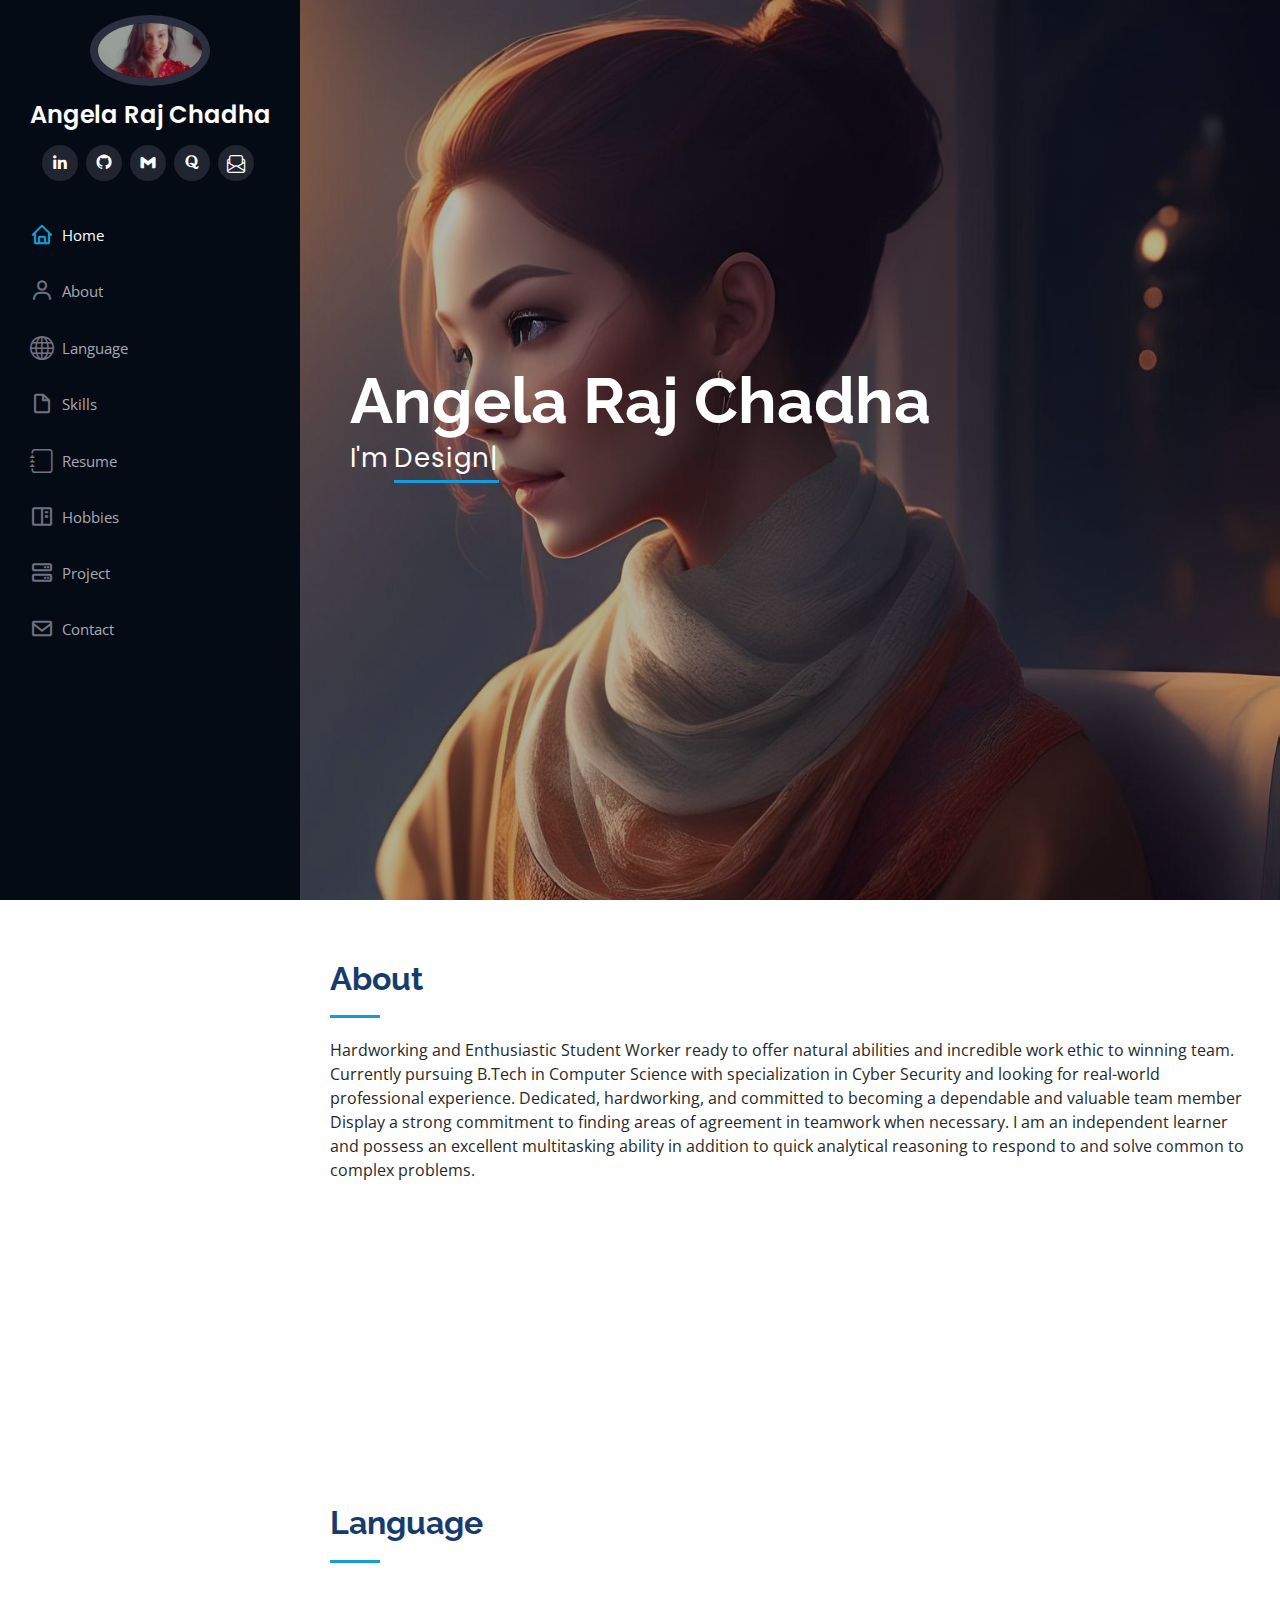
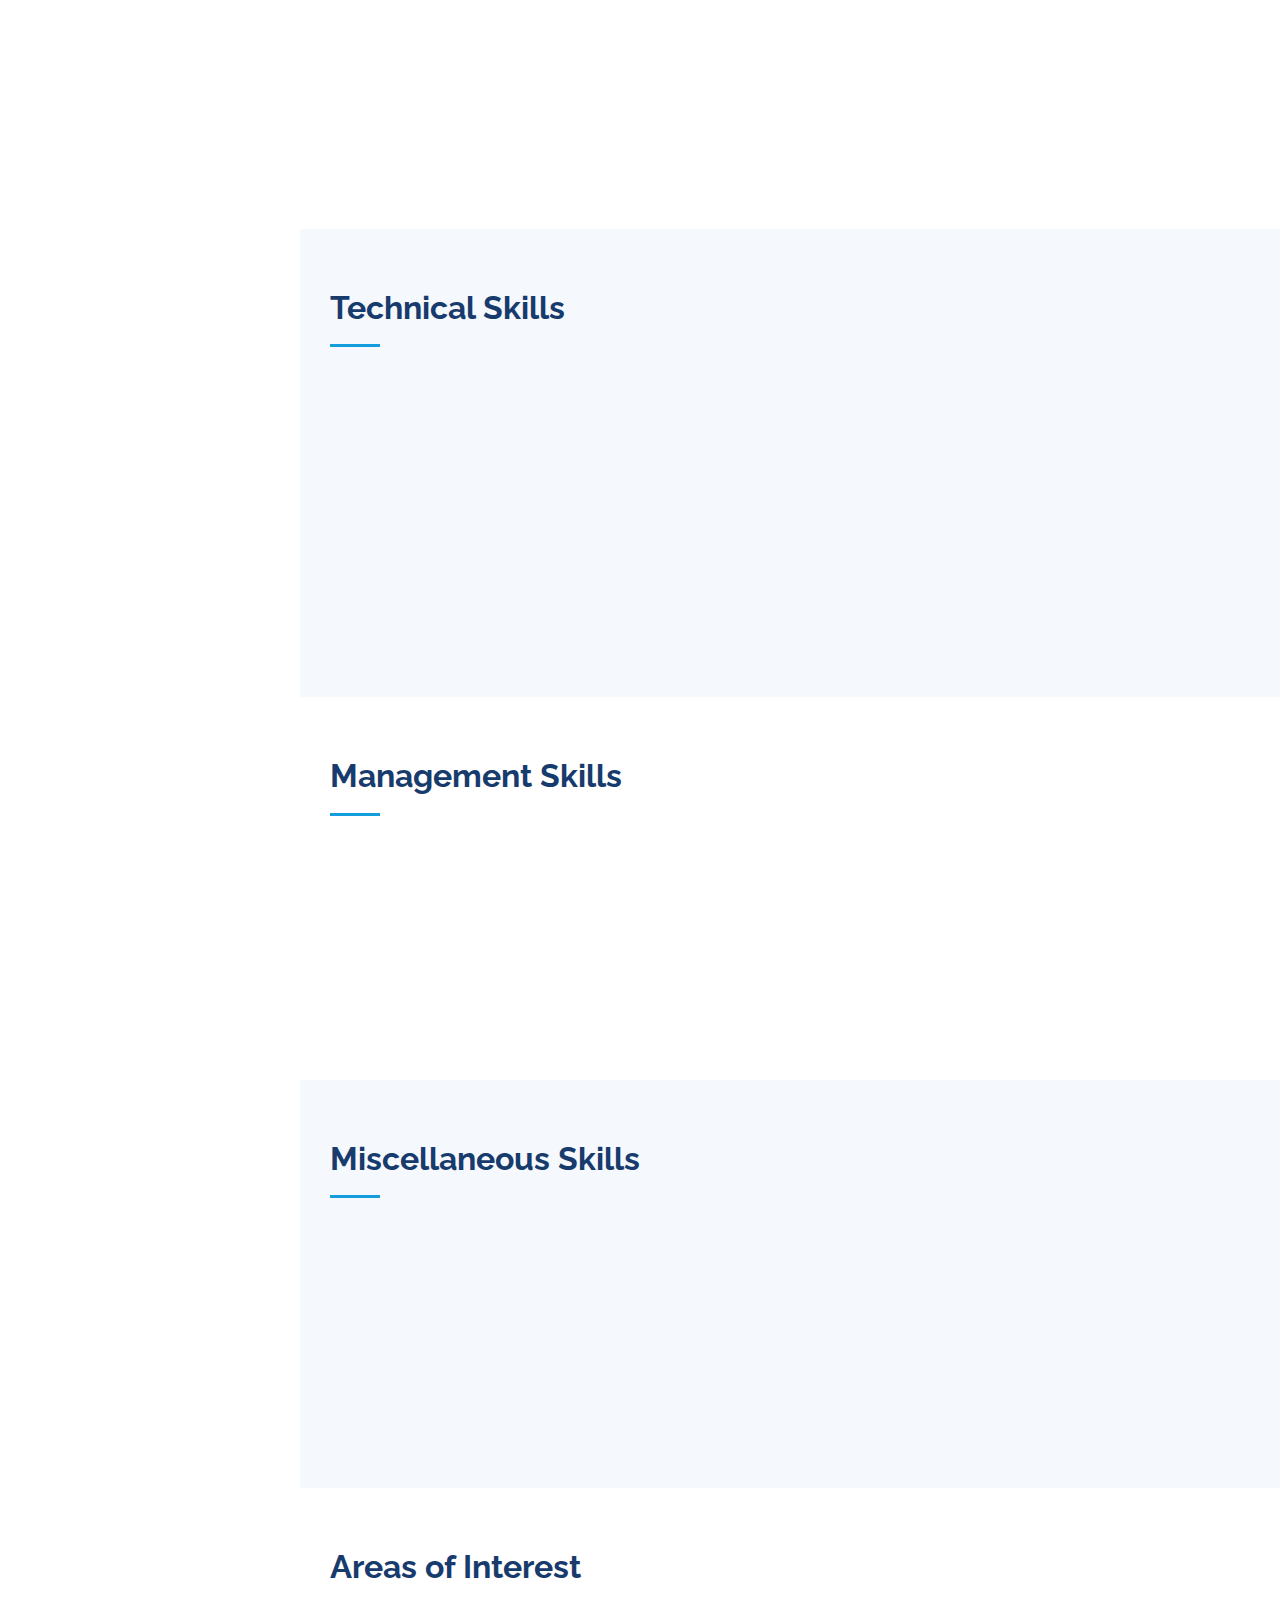
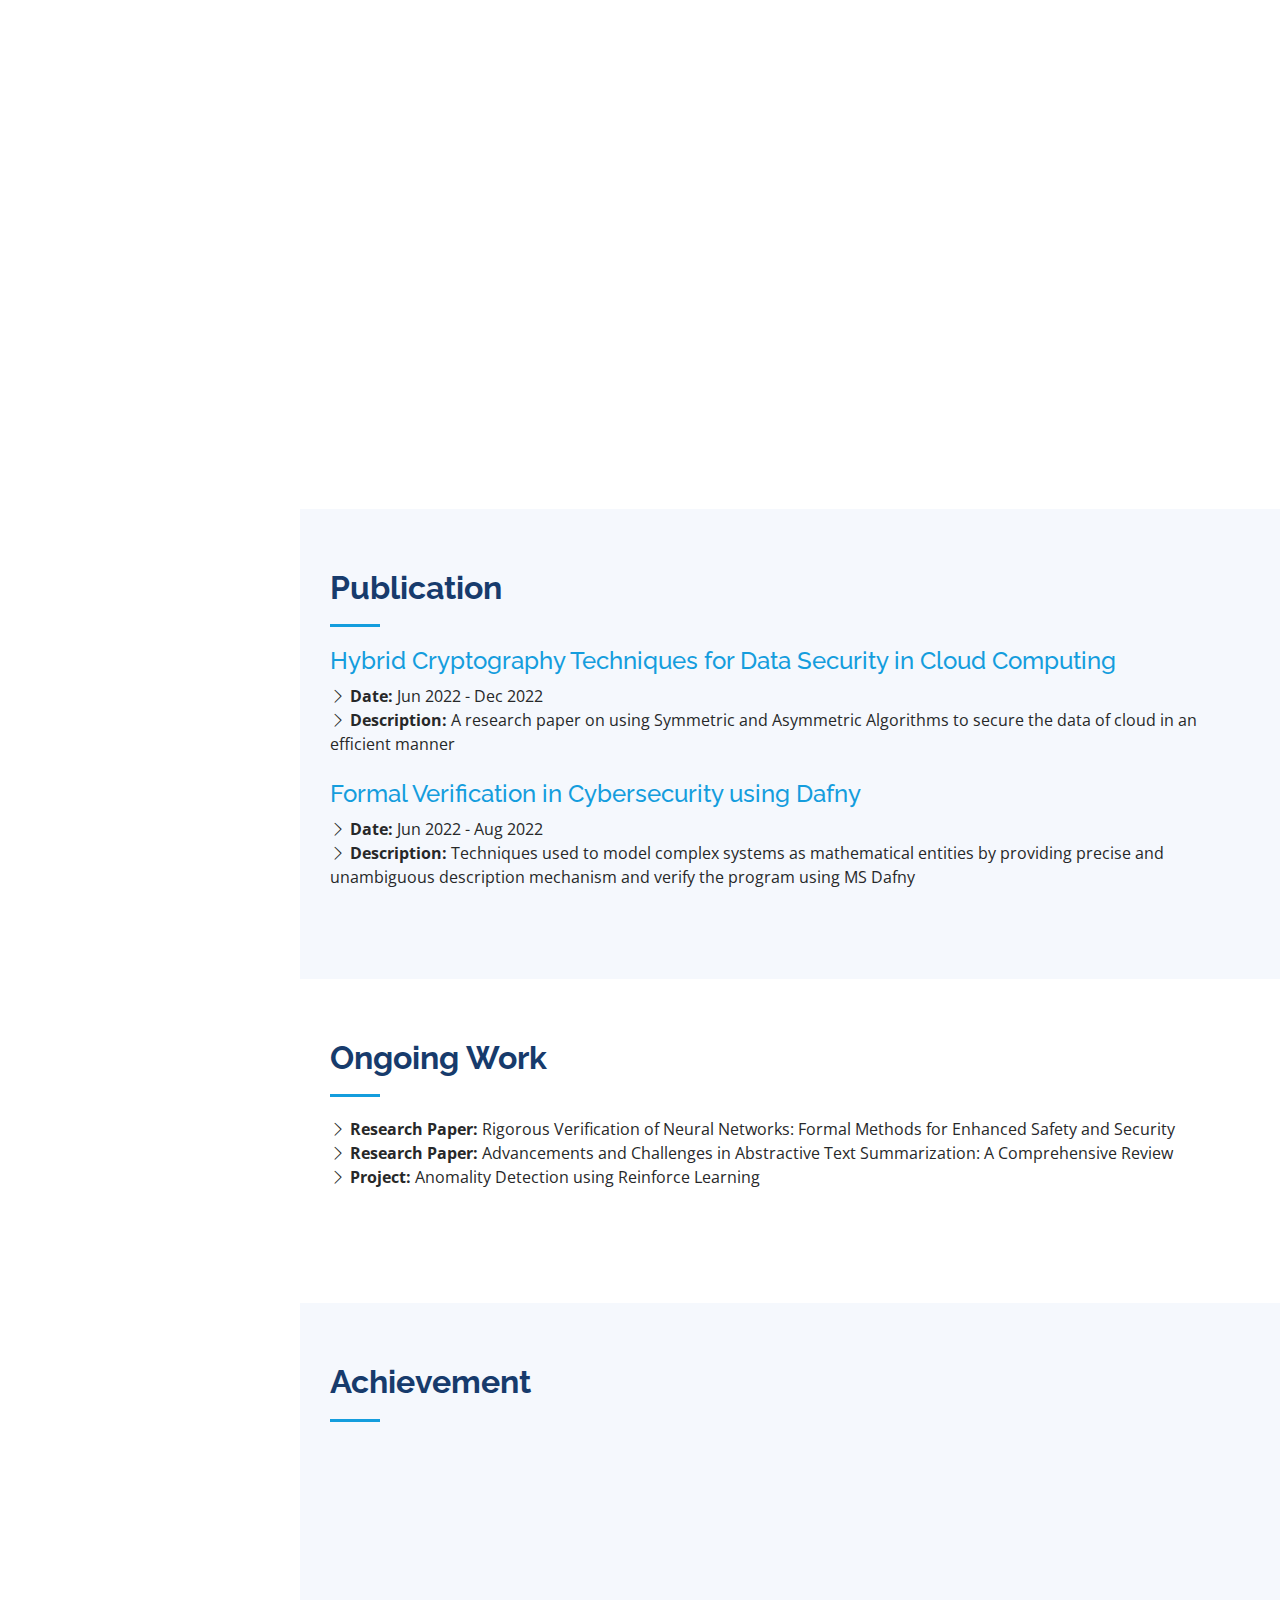
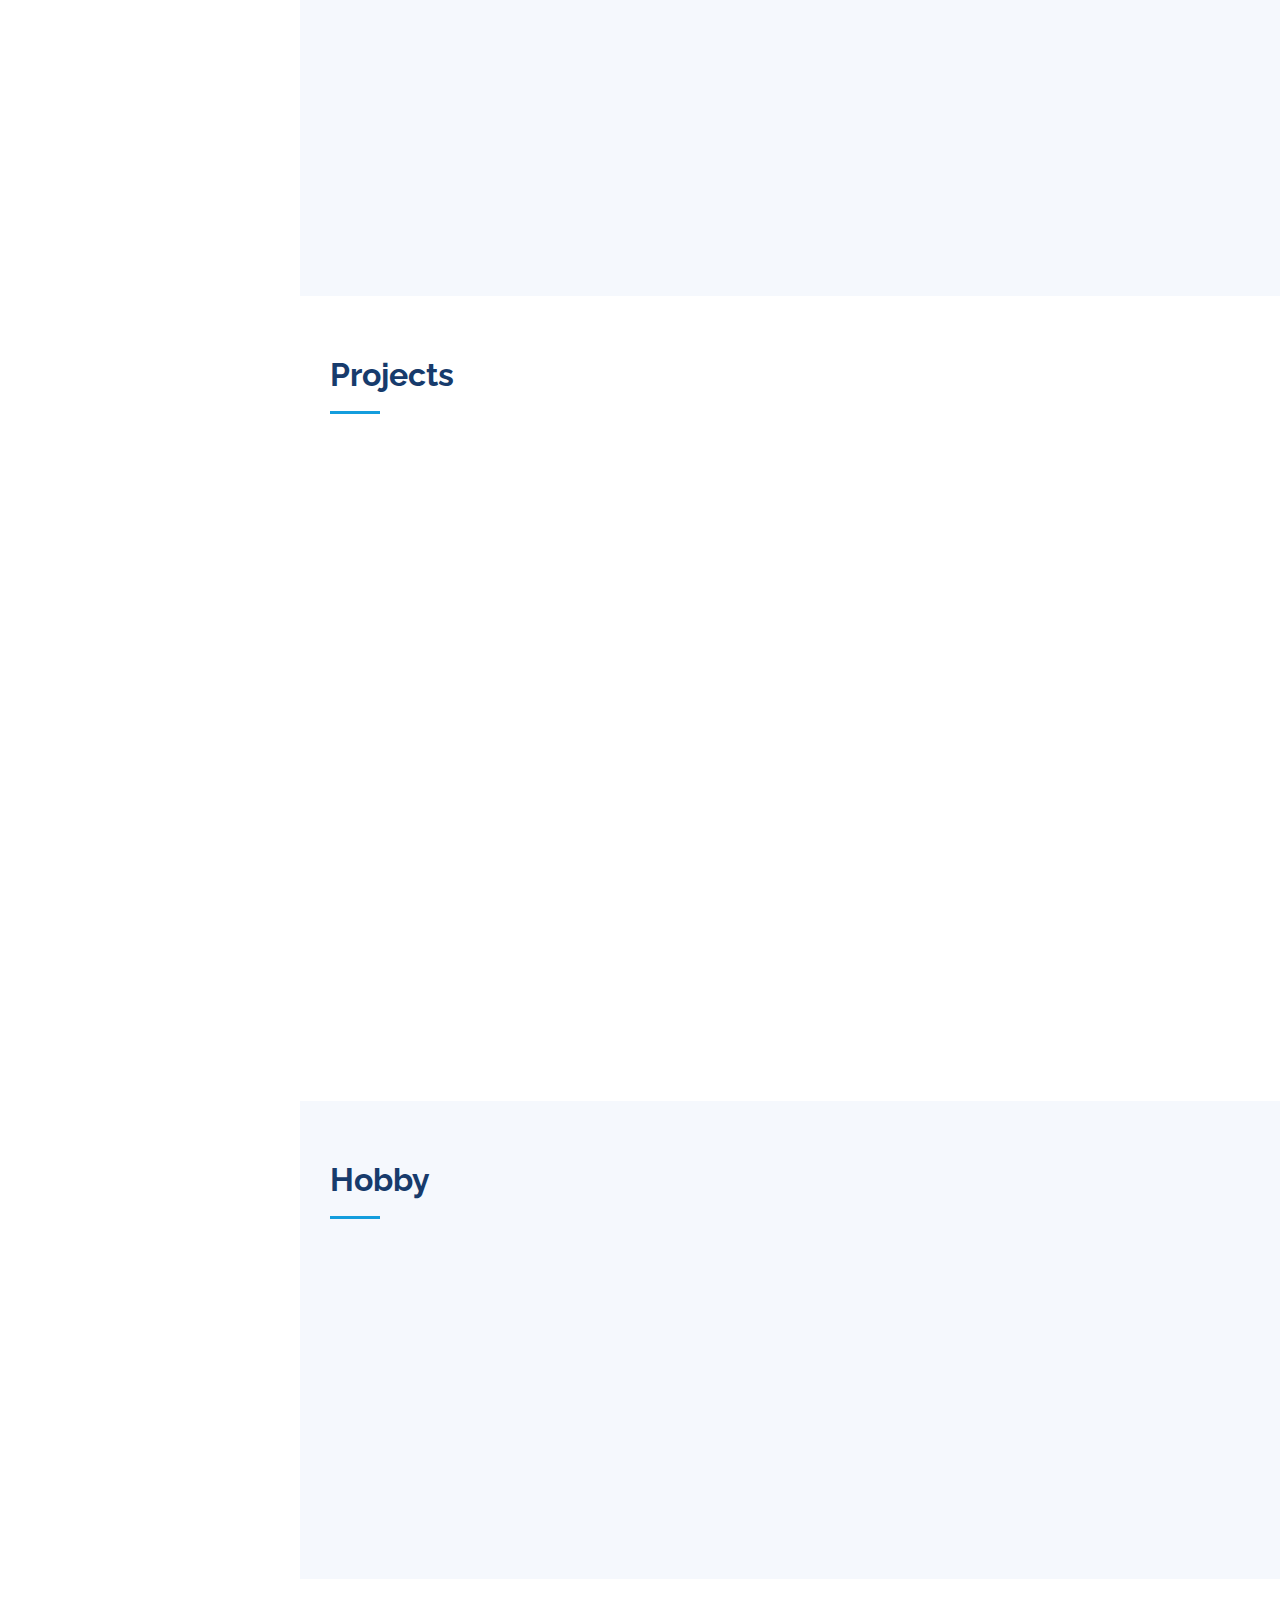
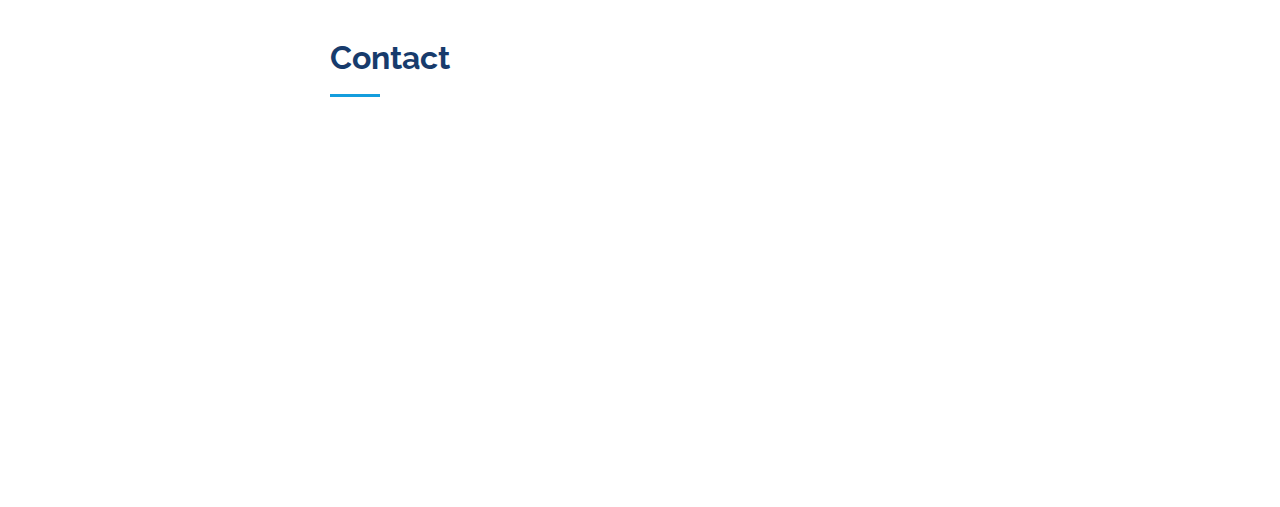
<file: index.html>
<!DOCTYPE html>
<html lang="en">

<head>
  <meta charset="utf-8">
  <meta content="width=device-width, initial-scale=1.0" name="viewport">

  <title>Angela Raj Chadha- Resume</title>
  <meta content="" name="description">
  <meta content="" name="keywords">

  <!-- Google Fonts -->
  <link href="https://fonts.googleapis.com/css?family=Open+Sans:300,300i,400,400i,600,600i,700,700i|Raleway:300,300i,400,400i,500,500i,600,600i,700,700i|Poppins:300,300i,400,400i,500,500i,600,600i,700,700i" rel="stylesheet">

  <!-- Vendor CSS Files -->
  <link href="assets/vendor/aos/aos.css" rel="stylesheet">
  <link href="assets/vendor/bootstrap/css/bootstrap.min.css" rel="stylesheet">
  <link href="assets/vendor/bootstrap-icons/bootstrap-icons.css" rel="stylesheet">
  <link href="assets/vendor/boxicons/css/boxicons.min.css" rel="stylesheet">
  <link href="assets/vendor/glightbox/css/glightbox.min.css" rel="stylesheet">
  <link href="assets/vendor/swiper/swiper-bundle.min.css" rel="stylesheet">

  <!-- Template Main CSS File -->
  <link href="assets/css/style.css" rel="stylesheet">
</head>

<body>

  <!-- ======= Mobile nav toggle button ======= -->
  <i class="bi bi-list mobile-nav-toggle d-xl-none"></i>

  <!-- ======= Header ======= -->
  <header id="header">
    <div class="d-flex flex-column">

      <div class="profile">
        <img src="assets/img/pic.jpg" alt="" class="img-fluid rounded-circle">
        <h1 class="text-light"><a href="index.html">Angela Raj Chadha</a></h1>
        <div class="social-links mt-3 text-center">
          <a href="https://www.linkedin.com/in/angelarajchadha2002/" class="linkedin"><i class="bx bxl-linkedin"></i></a>
          <a href="https://github.com/Angelarajchadha" class="github"><i class="bx bxl-github"></i></a>
          <a href="www.angelarajchadha@gmail.com" class="email"><i class="bx bxl-gmail"></i></a>
          <a href="https://www.quora.com/profile/Angela-Raj-Chadha" class="quora"><i class="bx bxl-quora"></i></a>
          <a href="https://drive.google.com/file/d/1UGGrlIzdGzN6nWMmO3cCzt91XIk5khpp/view?usp=sharing" class="resumes"><i class="bx bi-envelope-paper"></i></a>
        </div>
      </div>

      <nav id="navbar" class="nav-menu navbar">
        <ul>
          <li><a href="#hero" class="nav-link scrollto active"><i class="bx bx-home"></i> <span>Home</span></a></li>
          <li><a href="#about" class="nav-link scrollto"><i class="bx bx-user"></i> <span>About</span></a></li>
          <li><a href="#lang" class="nav-link scrollto"><i class="bx bi-globe"></i> <span>Language</span></a></li>
          <li><a href="#skills" class="nav-link scrollto"><i class="bx bx-file-blank"></i> <span>Skills</span></a></li>
          <li><a href="#resume" class="nav-link scrollto"><i class="bx bi-journal"></i> <span>Resume</span></a></li>
          <li><a href="#portfolio" class="nav-link scrollto"><i class="bx bx-book-content"></i> <span>Hobbies</span></a></li>
          <li><a href="#services" class="nav-link scrollto"><i class="bx bx-server"></i> <span>Project</span></a></li>
          <li><a href="#contact" class="nav-link scrollto"><i class="bx bx-envelope"></i> <span>Contact</span></a></li>
        </ul>
      </nav><!-- .nav-menu -->
    </div>
  </header><!-- End Header -->

  <!-- ======= Hero Section ======= -->
  <section id="hero" class="d-flex flex-column justify-content-center align-items-center">
    <div class="hero-container" data-aos="fade-in">
      <h1>Angela Raj Chadha</h1>
      <p>I'm <span class="typed" data-typed-items="Designer, Developer, Researcher, Artist"></span></p>
    </div>
  </section><!-- End Hero -->

  <main id="main">

    <!-- ======= About Section ======= -->
    <section id="about" class="about">
      <div class="container">

        <div class="section-title">
          <h2>About</h2>
          <p>Hardworking and Enthusiastic Student Worker ready to offer natural abilities and incredible work ethic to winning team. Currently pursuing B.Tech in Computer Science with specialization in Cyber Security and looking for real-world professional experience.

            Dedicated, hardworking, and committed to becoming a dependable and valuable team member
            
            Display a strong commitment to finding areas of agreement in teamwork when necessary. I am an independent learner and possess an excellent multitasking ability in addition to quick analytical reasoning to respond to and solve common to complex problems.
            
            </p>
        </div>

        <div class="row">
          <!--<div class="col-lg-4" data-aos="fade-right">
           <img src="assets/img/bg.jpg" class="img-fluid" alt="">
           --></div>
          <div class="col-lg-8 pt-4 pt-lg-0 content" data-aos="fade-left">
            <div class="row">
              <div class="col-lg-6">
                <ul>
                  <li><i class="bi bi-chevron-right"></i> <strong>Name:</strong> <span>Angela Raj Chadha</span></li>
                  <li><i class="bi bi-chevron-right"></i> <strong>Website:</strong> <span>www.example.com</span></li>
                  <li><i class="bi bi-chevron-right"></i> <strong>City:</strong> <span>New Delhi, India</span></li>
                  <p>
                    <p><i class="bi bi-chevron-right"></i> <a href="https://drive.google.com/file/d/1UGGrlIzdGzN6nWMmO3cCzt91XIk5khpp/view?usp=sharing"><strong>The link to the Resume</strong></a></p>
                    </p>
                </ul>
              </div>
              <div class="col-lg-6">
                <ul>
                  <li><i class="bi bi-chevron-right"></i> <strong>Degree:</strong> <span>B.Tech in Computer Science with Cybersecurity</span></li>
                  <li><i class="bi bi-chevron-right"></i> <strong>Email:</strong> <span>angelarajchadha@gmail.com</span></li>
                </ul>
              </div>
            </div>
          </div>
        </div>

      </div>
    </section><!-- End About Section -->

    <!-- ======= Facts Section ======= -->
    <section id="facts" class="facts">
      <div class="container">

        <div class="section-title">
          <h2>Language</h2>
        </div>

        <div class="row no-gutters">

          <div class="col-lg-3 col-md-6 d-md-flex align-items-md-stretch" data-aos="fade-up">
            <div class="count-box">
              <i class="bi bi-pencil"></i>
              <span><B>Hindi</B></span>
              <p><strong>Native Speaker</strong></p>
            </div>
          </div>

          <div class="col-lg-3 col-md-6 d-md-flex align-items-md-stretch" data-aos="fade-up" data-aos-delay="100">
            <div class="count-box">
              <i class="bi bi-pen"></i>
              <span><B>English</B></span>
              <p><strong>Professional Proficiency</strong></p>
            </div>
          </div>

          <div class="col-lg-3 col-md-6 d-md-flex align-items-md-stretch" data-aos="fade-up" data-aos-delay="100">
            <div class="count-box">
              <i class="bi bi-pencil"></i>
              <h4><span><B>Spanish</B></span></h4>
              <p><strong>Limited Working Proficiency</strong></p>
            </div>
          </div>

          
          <div class="col-lg-3 col-md-6 d-md-flex align-items-md-stretch" data-aos="fade-up" data-aos-delay="100">
            <div class="count-box">
              <i class="bi bi-pen"></i>
              <span><B>German</B></span>
              <p><strong>Elementary Proficiency</strong></p>
            </div>
          </div>
        </div>

      </div>
    </section><!-- End Facts Section -->

    <!-- ======= Skills Section ======= -->
    <section id="skills" class="skills section-bg">
      <div class="container">

        <div class="section-title">
          <h2>Technical Skills</h2>
        </div>

        <div class="row skills-content">

          <div class="col-lg-6" data-aos="fade-up">

            <div class="progress">
              <span class="skill">HTML <i class="val">100%</i></span>
              <div class="progress-bar-wrap">
                <div class="progress-bar" role="progressbar" aria-valuenow="100" aria-valuemin="0" aria-valuemax="100"></div>
              </div>
            </div>

            <div class="progress">
              <span class="skill">CSS <i class="val">90%</i></span>
              <div class="progress-bar-wrap">
                <div class="progress-bar" role="progressbar" aria-valuenow="90" aria-valuemin="0" aria-valuemax="100"></div>
              </div>
            </div>

            <div class="progress">
              <span class="skill">JavaScript <i class="val">70%</i></span>
              <div class="progress-bar-wrap">
                <div class="progress-bar" role="progressbar" aria-valuenow="70" aria-valuemin="0" aria-valuemax="100"></div>
              </div>
            </div>

            <div class="progress">
              <span class="skill">MySQL <i class="val">70%</i></span>
              <div class="progress-bar-wrap">
                <div class="progress-bar" role="progressbar" aria-valuenow="70" aria-valuemin="0" aria-valuemax="100"></div>
              </div>
            </div>

          </div>

          <div class="col-lg-6" data-aos="fade-up" data-aos-delay="100">

            <div class="progress">
              <span class="skill">Python <i class="val">75%</i></span>
              <div class="progress-bar-wrap">
                <div class="progress-bar" role="progressbar" aria-valuenow="75" aria-valuemin="0" aria-valuemax="100"></div>
              </div>
            </div>

            <div class="progress">
              <span class="skill">ReactJS <i class="val">60%</i></span>
              <div class="progress-bar-wrap">
                <div class="progress-bar" role="progressbar" aria-valuenow="60" aria-valuemin="0" aria-valuemax="100"></div>
              </div>
            </div>

            <div class="progress">
              <span class="skill">C/C++ <i class="val">65%</i></span>
              <div class="progress-bar-wrap">
                <div class="progress-bar" role="progressbar" aria-valuenow="55" aria-valuemin="0" aria-valuemax="100"></div>
              </div>
            </div>

          </div>

        </div>

      </div>
    </section><!-- End Skills Section -->
     <!-- ======= Skills Section ======= -->
     <section id="facts" class="facts">
      <div class="container">

        <div class="section-title">
          <h2>Management Skills</h2>
        </div>

        <div class="row no-gutters">

          <div class="col-lg-3 col-md-6 d-md-flex align-items-md-stretch" data-aos="fade-up">
            <div class="count-box1">
              <i class="bi bi-briefcase"></i>
              <span><B>Team Leadership</B></span>
            </div>
          </div>

          <div class="col-lg-3 col-md-6 d-md-flex align-items-md-stretch" data-aos="fade-up" data-aos-delay="100">
            <div class="count-box1 ">
              <i class="bi bi-speaker"></i>
              <span><B>Active Listener</B></span>
            </div>
          </div>

          <div class="col-lg-3 col-md-6 d-md-flex align-items-md-stretch" data-aos="fade-up" data-aos-delay="100">
            <div class="count-box1">
              <i class="bi bi-list"></i>
              <span><B>Analytic and Strategic Planning</B></span>
              
          </div>

          
          <div class="col-lg-3 col-md-6 d-md-flex align-items-md-stretch" data-aos="fade-up" data-aos-delay="100">
            <div class="count-box1">
              <i class="bi bi-phone"></i>
              <span><B>Communication</B></span>
              
            </div>
          </div>
        </div>

      </div>
    </section><!-- End Facts Section -->
    <section id="skills" class="skills section-bg">
      <div class="container">

        <div class="section-title">
          <h2>Miscellaneous Skills</h2>
        </div>

        <div class="row skills-content">

          <div class="col-lg-6" data-aos="fade-up">

            <div class="progress">
              <span class="skill">Documentation <i class="val">100%</i></span>
              <div class="progress-bar-wrap">
                <div class="progress-bar" role="progressbar" aria-valuenow="100" aria-valuemin="0" aria-valuemax="100"></div>
              </div>
            </div>

            <div class="progress">
              <span class="skill">Spreadsheets <i class="val">100%</i></span>
              <div class="progress-bar-wrap">
                <div class="progress-bar" role="progressbar" aria-valuenow="100" aria-valuemin="0" aria-valuemax="100"></div>
              </div>
            </div>

            <div class="progress">
              <span class="skill">System Administrator <i class="val">80%</i></span>
              <div class="progress-bar-wrap">
                <div class="progress-bar" role="progressbar" aria-valuenow="80" aria-valuemin="0" aria-valuemax="100"></div>
              </div>
            </div>

          </div>

          <div class="col-lg-6" data-aos="fade-up" data-aos-delay="100">

            <div class="progress">
              <span class="skill">IoT <i class="val">75%</i></span>
              <div class="progress-bar-wrap">
                <div class="progress-bar" role="progressbar" aria-valuenow="75" aria-valuemin="0" aria-valuemax="100"></div>
              </div>
            </div>

            <div class="progress">
              <span class="skill">AI/ML <i class="val">85%</i></span>
              <div class="progress-bar-wrap">
                <div class="progress-bar" role="progressbar" aria-valuenow="85" aria-valuemin="0" aria-valuemax="100"></div>
              </div>
            </div>
          </div>

        </div>

      </div>
    </section><!-- End Skills Section -->
 <!-- ======= Skills Section ======= -->
 <section id="facts" class="facts">
  <div class="container">

    <div class="section-title">
      <h2>Areas of Interest</h2>
    </div>

    <div class="row no-gutters">

      <div class="col-lg-3 col-md-6 d-md-flex align-items-md-stretch" data-aos="fade-up">
        <div class="count-box1">
          <i class="bi bi-clouds"></i>
          <span><B>Cloud Computing</B></span>
        </div>
      </div>

      <div class="col-lg-3 col-md-6 d-md-flex align-items-md-stretch" data-aos="fade-up" data-aos-delay="100">
        <div class="count-box1 ">
          <i class="bi bi-key"></i>
          <span><B>Block Chain</B></span>
        </div>
      </div>

      <div class="col-lg-3 col-md-6 d-md-flex align-items-md-stretch" data-aos="fade-up" data-aos-delay="100">
        <div class="count-box1">
          <i class="bi bi-laptop"></i>
          <span><B>Cryptography</B></span>
          
      </div>
      </div>
    </div>

  </div>
</section><!-- End Facts Section -->
    <!-- ======= Resume Section ======= -->
    <section id="resume" class="resume">
      <div class="container">

        <div class="section-title">
          <h2>Resume</h2>
        </div>
        
        <div class="row">
          <div class="col-lg-6" data-aos="fade-up">
            <h3 class="resume-title">Education</h3>
            <div class="resume-item">
              <h4> B.Tech in Computer Science with Specialization in Cybersecurity</h4>
              <h5>2020 - Ongoing</h5>
              <p><em>Amrita Vishwa Vidyapeetham University, Chennai, Tamil Nadu</em></p>
              <p><ul>
                <li>Member of Cognizance (Technical Club)</li>
                <li>Won Inter College Delta Hackathon</li>
                <li>Member of Ayudh(Social Work)</li>
                </ul>
              </p>
            </div>
            <div class="resume-item">
              <h4>School</h4>
              <h5>2007 - 2020</h5>
              <p><em>Bhatnagar International School, New Delhi</em></p>
              <p>
                <ul>
                  <li><b>Class XII - 2019-2020:</b>87%</li>
                  <li><b>Class X - 2017-2018:</b> 90.5%</li>
                  </ul>
              </p>
            </div>
            <br>
            <br>
            <br>
            <br>
            <h3 class="resume-title">Volunteer</h3>
            <div class="resume-item">
              <h4>Data Science and Fundraising Intern</h4>
              <h5>Ongoing</h5>
              <p><em>Suvidha Foundation</em></p>
              <p><ul>
                <li>Developing and enhancing the Application and working on research paper</li>
                <li>Raising money for the Girl Child Education program</li>
                </ul>
              </p>
            </div>
            <div class="resume-item">
              <h4>Volunteer Teacher</h4>
              <h5>2018 - 2019</h5>
              <p><em>Deep Foundation</em></p>
              <p><ul>
                <li>Helped illiterate students to read</li>
                <li>Certificate by Jamia Milia Islamia</li>
                </ul>
              </p>
            </div>
            <div class="resume-item">
              <h4>Editor</h4>
              <h5>2018 - 2019</h5>
              <p><em>Glimpses Magazine</em></p>
              <p><ul>
                <li>Worked as the Editor in Glimpses Magazine</li>
                </ul>
              </p>
            </div>
            <div class="resume-item">
              <h4>Volunteer Worker</h4>
              <h5>2018-2018</h5>
              <p><em>Airtel Delhi Half Marathon</em></p>
            </div>
          </div>
          <div class="col-lg-6" data-aos="fade-up" data-aos-delay="100">
            <h3 class="resume-title">Professional Experience</h3>
            <div class="resume-item">
              <h4>Researcher</h4>
              <h5>Jun 2022- Ongoing</h5>
              <p><em>Defence Research Development Organization, Ministry of Defense, New Delhi</em></p>
              <ul>
                <li>Worked on Formal Verification in Cybersecurity</li>
                <li>Techniques used to model complex systems as mathematical entities by providing precise and unambiguous description mechanisms</li>
                <li>Helpful in proving the correctness of systems such as:- cryptographic protocols, combinational circuits, digital circuits with internal memory, and software expressed as source code.</li>
                <li>Use Dafny to verify a program.</li>
              </ul>
            </div>
            <div class="resume-item">
              <h4>Symbiotic Sciences Pvt. Ltd.</h4>
              <h5>May 2023- Jun 2023</h5>
              <p><em>New Delhi, India</em></p>
              <ul>
                <li>ERP Implementation Support Specialist</li>
              </ul>
            </div>
            <div class="resume-item">
              <h4>JP Morgan Chase and Co, Software Engineer</h4>
              <h5>May 2023- Jun 2023</h5>
              <p><em>Virtual Internship</em></p>
              <ul>
                <li>Interface with a stock price data feed</li>
                <li>Use JP Morgan Chase and Co. frameworks and tools</li>
                <li>Display data visually for traders</li>
                <li>Open source contributions</li>
              </ul>
            </div>
            <div class="resume-item">
              <h4>Frontend Developer</h4>
              <h5>Jul 2022- Dec 2022</h5>
              <p><em>Manorathi Foundation, New Delhi </em></p>
              <ul>
                <li>Worked in Designing and Development of Manorathi Website</li>
                <li>Organized the Social Media and Creative intellect of Company</li>
              </ul>
            </div>
            <div class="resume-item">
              <h4>Cisco Cybersecurity Intern</h4>
              <h5>Jun 2022- Jul 2022</h5>
              <p><em>Virtual Internship </em></p>
              <ul>
                <li>Learnt importance of Cybersecurity and how to prevent attacks</li>
                <li>Developed a secure networking using Cisco Packet Tracer</li>
              </ul>
            </div>
            <div class="resume-item">
              <h4>Microsoft Cybersecurity Intern</h4>
              <h5>May 2022- Jun 2022</h5>
              <p><em>Virtual Internship </em></p>
              <ul>
                <li>Learnt importance of Stuxnet Attack and how to prevent attacks</li>
                <li>Prevention of Attack on Critcial Infrastructure</li>
              </ul>
            </div>
          </div>
        </div>
      </div>
    </section><!-- End Resume Section -->

   
   <!-- ======= About Section ======= -->
   <section id="about" class="about section-bg">
    <div class="container">

      <div class="section-title">
        <h2>Publication</h2>
        <h4 class="title"><a href="">Hybrid Cryptography Techniques for Data Security in Cloud Computing</a></h4>
        <p>
          <i class="bi bi-chevron-right"></i> <strong>Date:</strong> <span>Jun 2022 - Dec 2022</span><br>
          <i class="bi bi-chevron-right"></i> <strong>Description:</strong> <span>A research paper on using Symmetric and Asymmetric Algorithms to secure the data of cloud in an efficient manner</span>
          
          </p>
<br>
          <h4 class="title"><a href="">Formal Verification in Cybersecurity using Dafny</a></h4>
          <p>
            <i class="bi bi-chevron-right"></i> <strong>Date:</strong> <span>Jun 2022 - Aug 2022</span><br>
            <i class="bi bi-chevron-right"></i> <strong>Description:</strong> <span>Techniques used to model complex systems as mathematical entities by providing precise and unambiguous description mechanism and verify the program using MS Dafny</span>
            
            </p>
      </div>

    </div>
  </section><!-- End About Section -->

   <!-- ======= About Section ======= -->
   <section id="about" class="about">
    <div class="container">

      <div class="section-title">
        <h2>Ongoing Work</h2>
        <p>
          <i class="bi bi-chevron-right"></i> <strong>Research Paper:</strong> <span>Rigorous Verification of Neural Networks: Formal 
            Methods for Enhanced Safety and Security
            </span><br>
          <i class="bi bi-chevron-right"></i> <strong>Research Paper:</strong> <span>Advancements and Challenges in Abstractive Text 
            Summarization: A Comprehensive Review
            </span><br>
            <i class="bi bi-chevron-right"></i> <strong>Project:</strong> <span>Anomality Detection using Reinforce Learning
              </span>
          
          </p>
<br>
      </div>

    </div>
  </section><!-- End About Section -->

    <!-- ======= Testimonials Section ======= -->
    <section id="testimonials" class="testimonials section-bg">
      <div class="container">

        <div class="section-title">
          <h2>Achievement</h2>
        </div>

        <div class="testimonials-slider swiper" data-aos="fade-up" data-aos-delay="100">
          <div class="swiper-wrapper">

            <div class="swiper-slide">
              <div class="testimonial-item" data-aos="fade-up">
                <p>
                  <i class="bx bxs-quote-alt-left quote-icon-left"></i>
                  Runner Up at HackMIT'21
                  <i class="bx bxs-quote-alt-right quote-icon-right"></i>
                </p>
                <img src="assets/img/testimonials/logo.png" class="testimonial-img" alt="">
              </div>
            </div><!-- End testimonial item -->

            <div class="swiper-slide">
              <div class="testimonial-item" data-aos="fade-up" data-aos-delay="100">
                <p>
                  <i class="bx bxs-quote-alt-left quote-icon-left"></i>
                  Winner at Delta Hackathon
                  <i class="bx bxs-quote-alt-right quote-icon-right"></i>
                </p>
                <img src="assets/img/testimonials/hackaton.jpeg" class="testimonial-img" alt="">
              </div>
            </div><!-- End testimonial item -->

            <div class="swiper-slide">
              <div class="testimonial-item" data-aos="fade-up" data-aos-delay="200">
                <p>
                  <i class="bx bxs-quote-alt-left quote-icon-left"></i>
                  Runner Up at Toycathon 2021
                  <i class="bx bxs-quote-alt-right quote-icon-right"></i>
                </p>
                <img src="assets/img/testimonials/toycathon.jpg" class="testimonial-img" alt="">
              </div>
            </div><!-- End testimonial item -->

            <div class="swiper-slide">
              <div class="testimonial-item" data-aos="fade-up" data-aos-delay="300">
                <p>
                  <i class="bx bxs-quote-alt-left quote-icon-left"></i>
                  MLH Hack Week 2023
                  <i class="bx bxs-quote-alt-right quote-icon-right"></i>
                </p>
                <img src="assets/img/testimonials/mlh.jpg" class="testimonial-img" alt="">
              </div>
            </div><!-- End testimonial item -->

          </div>
          <div class="swiper-pagination"></div>
        </div>

      </div>
    </section><!-- End Testimonials Section -->
 
<!-- ======= Services Section ======= -->
<section id="services" class="services">
  <div class="container">

    <div class="section-title">
      <h2>Projects</h2>
    </div>

    <div class="row">
      <div class="col-lg-4 col-md-6 icon-box" data-aos="fade-up">
        <div class="icon"><i class="bi bi-filetype-java"></i></div>
        <h4 class="title"><a href="">Memory Based Game using ReactJs</a></h4>
        <p class="description"><li><strong>Date: </strong>  Jun 2021-Jul 2021</li>
          <li><strong>TechStack: </strong> Java, Javascript, ReactJs, HTML, CSS</li>
          <li><strong>Description: </strong> ReactJS based game on the theme of Toycathon 2021 competition consisting of
            Indian states and it's value on y0ung generation</li></p>
      </div>
      <div class="col-lg-4 col-md-6 icon-box" data-aos="fade-up" data-aos-delay="100">
        <div class="icon"><i class="bi bi-file-code"></i></div>
        <h4 class="title"><a href="">Z-Waste               </a></h4>
        <p class="description"><li><strong>Date: </strong>  Sept 2021-Sept 2021</li>
          <li><strong>TechStack: </strong> Python, Javascript, ReactJs, HTML, CSS3</li>
          <li><strong>Description: </strong>A platform aimed at connecting non-profits to people in need of food. Once
            signed up on our web application, anyone can find other nearby users from their dashboard who either require food or have food in excess. </li></p>
      </div>
      <div class="col-lg-4 col-md-6 icon-box" data-aos="fade-up" data-aos-delay="200">
        <div class="icon"><i class="bi bi-camera"></i></div>
        <h4 class="title"><a href="">Face Mask Recognition</a></h4>
        <p class="description"><li><strong>Date: </strong> Apr 2022- May 2022</li>
          <li><strong>TechStack: </strong> Python, MobileNet, CNN, Tensorflow</li>
          <li><strong>Description: </strong>A python based project to recognize the if a user is wearing Mask or not. Got
            Accuracy of 90.5 %</li></p>
      </div>
      <div class="col-lg-4 col-md-6 icon-box" data-aos="fade-up" data-aos-delay="300">
        <div class="icon"><i class="bi bi-hdd-network"></i></div>
        <h4 class="title"><a href="">Reverse Shell Detection using Security Onion</a></h4>
        <p class="description"><li><strong>Date: </strong> Nov 2022- May 2023</li>
          <li><strong>TechStack: </strong> ATTINY 85, Python 3.10, Micro-controller</li>
          <li><strong>Description: </strong>A reverse shell attack has been performed and can sniff the network packet
            between the attacker and victim</li></p>
      </div>
      <div class="col-lg-4 col-md-6 icon-box" data-aos="fade-up" data-aos-delay="400">
        <div class="icon"><i class="bi bi-cursor-text"></i></div>
        <h4 class="title"><a href="">Abstractive Text Summarization</a></h4>
        <p class="description"><li><strong>Date: </strong> Apr 2023- Jul 2023</li>
          <li><strong>TechStack: </strong> Python 3.10, NLPTK, SimpleT5</li>
          <li><strong>Description: </strong>SimpleT5 algorithm to generate the summarized form a text using CNN/Dailymail Dataset</li></p>
      </div>
  </div>
</section><!-- End Services Section -->

<!-- ======= Portfolio Section ======= -->
<section id="portfolio" class="portfolio section-bg">
  <div class="container">

    <div class="section-title">
      <h2>Hobby</h2>
      <p></p>
    </div>
    <div class="row portfolio-container" data-aos="fade-up" data-aos-delay="100">

      <div class="col-lg-4 col-md-6 portfolio-item filter-app">
        <div class="portfolio-wrap">
          <img src="assets/img/portfolio/portfolio-details-9.jpg" class="img-fluid" alt="">
          <div class="portfolio-links">
            <a href="assets/img/portfolio/portfolio-details-9.jpg" data-gallery="portfolioGallery" class="portfolio-lightbox" title="Click the link for more Drawings">Art</a>
            <a href="portfolio-details.html" title="More Details"><i class="bx bx-link"></i></a>
          </div>
        </div>
      </div>

      <div class="col-lg-4 col-md-6 portfolio-item filter-web">
        <div class="portfolio-wrap">
          <img src="assets/img/portfolio/portfolio-2.jpg" class="img-fluid" alt="">
          <div class="portfolio-links">
            <a href="assets/img/portfolio/portfolio-2.jpg" data-gallery="portfolioGallery" class="portfolio-lightbox" title="">Dance</a>
            <a href="portfolio-details1.html" title="More Details"><i class="bx bx-link"></i></a>
          </div>
        </div>
      </div>

      <div class="col-lg-4 col-md-6 portfolio-item filter-app">
        <div class="portfolio-wrap">
          <img src="assets/img/portfolio/portfolio-3.jpg" class="img-fluid" alt="">
          <div class="portfolio-links">
            <a href="assets/img/portfolio/portfolio-3.jpg" data-gallery="portfolioGallery" class="portfolio-lightbox" title=""> Runner</a>
            <a href="portfolio-details2.html" title="More Details"><i class="bx bx-link"></i></a>
          </div>
        </div>
      </div>

    
    </div>

  </div>
</section><!-- End Portfolio Section -->

    <!-- ======= Contact Section ======= -->
    <section id="contact" class="contact">
      <div class="container">

        <div class="section-title">
          <h2>Contact</h2>
        </div>

        <div class="row" data-aos="fade-in">

          <div class="col-lg-6 d-flex align-items-stretch">
            <div class="info">
              <div class="address">
                <i class="bi bi-geo-alt"></i>
                <h4>Location:</h4>
                <p>New Delhi, India</p>
              </div>

              <div class="email">
                <i class="bi bi-envelope"></i>
                <h4>Email:</h4>
                <p>angelarajchadha@gmail.com</p>
              </div>
          </div>

        </div>

      </div>
    </section><!-- End Contact Section -->

  </main><!-- End #main -->

  <!-- ======= Footer ======= -->
  <footer id="footer">
    <div class="container">
    </div>
  </footer><!-- End  Footer -->

  <a href="#" class="back-to-top d-flex align-items-center justify-content-center"><i class="bi bi-arrow-up-short"></i></a>

  <!-- Vendor JS Files -->
  <script src="assets/vendor/purecounter/purecounter_vanilla.js"></script>
  <script src="assets/vendor/aos/aos.js"></script>
  <script src="assets/vendor/bootstrap/js/bootstrap.bundle.min.js"></script>
  <script src="assets/vendor/glightbox/js/glightbox.min.js"></script>
  <script src="assets/vendor/isotope-layout/isotope.pkgd.min.js"></script>
  <script src="assets/vendor/swiper/swiper-bundle.min.js"></script>
  <script src="assets/vendor/typed.js/typed.umd.js"></script>
  <script src="assets/vendor/waypoints/noframework.waypoints.js"></script>
  <script src="assets/vendor/php-email-form/validate.js"></script>

  <!-- Template Main JS File -->
  <script src="assets/js/main.js"></script>

</body>

</html>
</file>
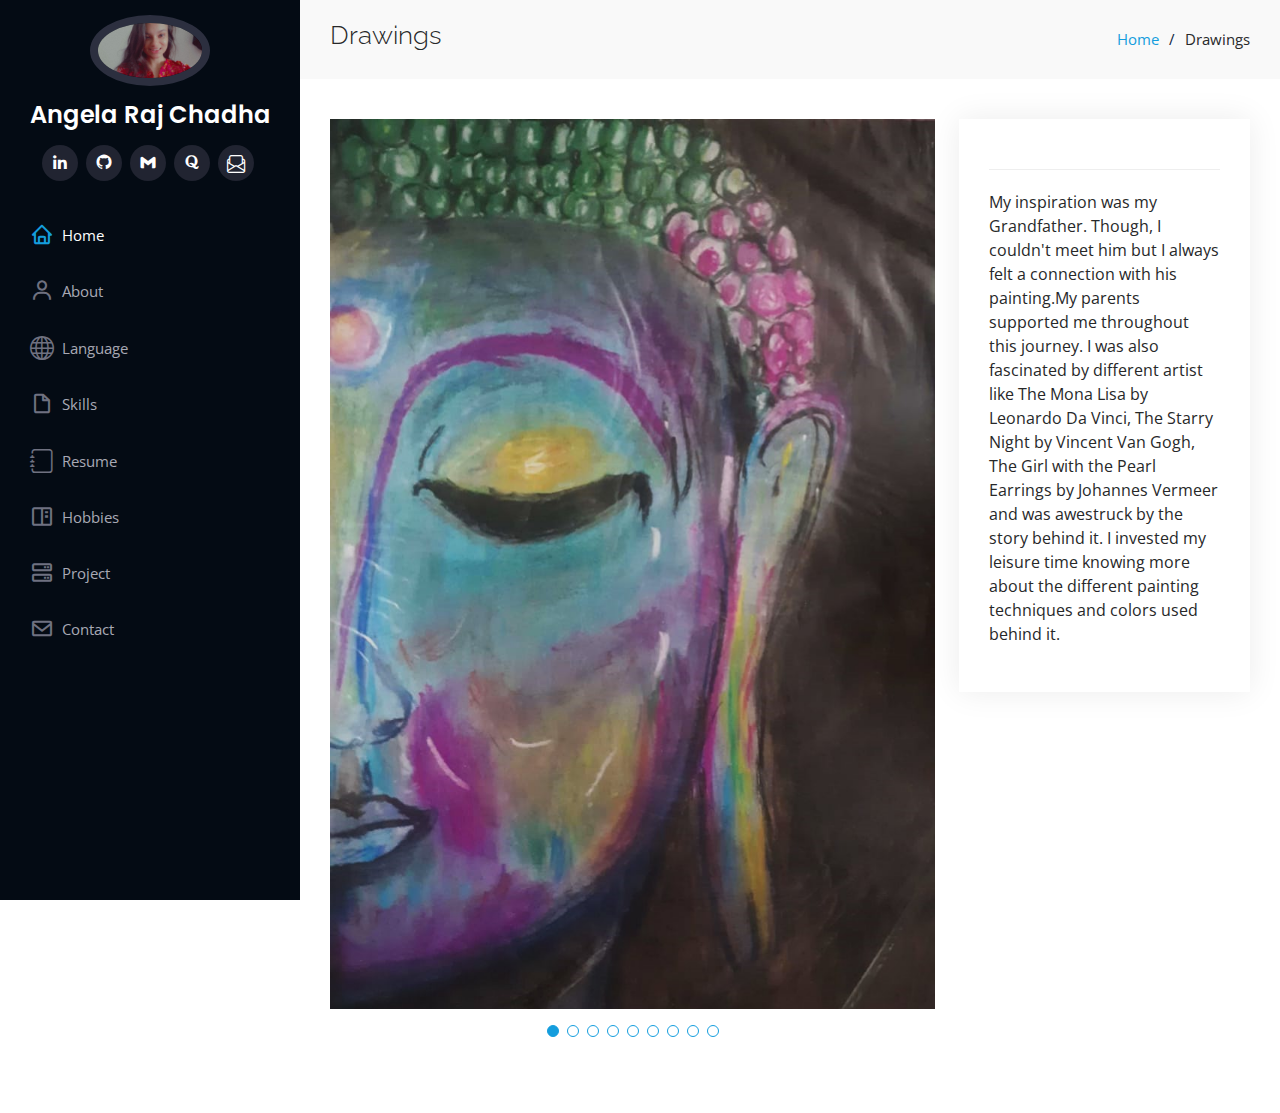
<file: portfolio-details.html>
<!DOCTYPE html>
<html lang="en">

<head>
  <meta charset="utf-8">
  <meta content="width=device-width, initial-scale=1.0" name="viewport">

  <title>Angela Raj Chadha- Resume</title>
  <meta content="" name="description">
  <meta content="" name="keywords">


  <!-- Google Fonts -->
  <link href="https://fonts.googleapis.com/css?family=Open+Sans:300,300i,400,400i,600,600i,700,700i|Raleway:300,300i,400,400i,500,500i,600,600i,700,700i|Poppins:300,300i,400,400i,500,500i,600,600i,700,700i" rel="stylesheet">

  <!-- Vendor CSS Files -->
  <link href="assets/vendor/aos/aos.css" rel="stylesheet">
  <link href="assets/vendor/bootstrap/css/bootstrap.min.css" rel="stylesheet">
  <link href="assets/vendor/bootstrap-icons/bootstrap-icons.css" rel="stylesheet">
  <link href="assets/vendor/boxicons/css/boxicons.min.css" rel="stylesheet">
  <link href="assets/vendor/glightbox/css/glightbox.min.css" rel="stylesheet">
  <link href="assets/vendor/swiper/swiper-bundle.min.css" rel="stylesheet">

  <!-- Template Main CSS File -->
  <link href="assets/css/style.css" rel="stylesheet">

</head>

<body>

  <!-- ======= Mobile nav toggle button ======= -->
  <i class="bi bi-list mobile-nav-toggle d-xl-none"></i>

  <!-- ======= Header ======= -->
  <header id="header">
    <div class="d-flex flex-column">

      <div class="profile">
        <img src="assets/img/pic.jpg" alt="" class="img-fluid rounded-circle">
        <h1 class="text-light"><a href="index.html">Angela Raj Chadha</a></h1>
        <div class="social-links mt-3 text-center">
          <a href="https://www.linkedin.com/in/angelarajchadha2002/" class="linkedin"><i class="bx bxl-linkedin"></i></a>
          <a href="https://github.com/Angelarajchadha" class="github"><i class="bx bxl-github"></i></a>
          <a href="www.angelarajchadha@gmail.com" class="email"><i class="bx bxl-gmail"></i></a>
          <a href="https://www.quora.com/profile/Angela-Raj-Chadha" class="quora"><i class="bx bxl-quora"></i></a>
          <a href="https://drive.google.com/file/d/1UGGrlIzdGzN6nWMmO3cCzt91XIk5khpp/view?usp=sharing" class="resumes"><i class="bx bi-envelope-paper"></i></a>
        </div>
      </div>

      <nav id="navbar" class="nav-menu navbar">
        <ul>
          <li><a href="#hero" class="nav-link scrollto active"><i class="bx bx-home"></i> <span>Home</span></a></li>
          <li><a href="#about" class="nav-link scrollto"><i class="bx bx-user"></i> <span>About</span></a></li>
          <li><a href="#lang" class="nav-link scrollto"><i class="bx bi-globe"></i> <span>Language</span></a></li>
          <li><a href="#skills" class="nav-link scrollto"><i class="bx bx-file-blank"></i> <span>Skills</span></a></li>
          <li><a href="#resume" class="nav-link scrollto"><i class="bx bi-journal"></i> <span>Resume</span></a></li>
          <li><a href="#portfolio" class="nav-link scrollto"><i class="bx bx-book-content"></i> <span>Hobbies</span></a></li>
          <li><a href="#services" class="nav-link scrollto"><i class="bx bx-server"></i> <span>Project</span></a></li>
          <li><a href="#contact" class="nav-link scrollto"><i class="bx bx-envelope"></i> <span>Contact</span></a></li>
        </ul>
      </nav><!-- .nav-menu -->
    </div>
  </header><!-- End Header -->

  <main id="main">

    <!-- ======= Breadcrumbs ======= -->
    <section id="breadcrumbs" class="breadcrumbs">
      <div class="container">

        <div class="d-flex justify-content-between align-items-center">
          <h2>Drawings</h2>
          <ol>
            <li><a href="index.html">Home</a></li>
            <li>Drawings</li>
          </ol>
        </div>

      </div>
    </section><!-- End Breadcrumbs -->

    <!-- ======= Portfolio Details Section ======= -->
    <section id="portfolio-details" class="portfolio-details">
      <div class="container">

        <div class="row gy-4">

          <div class="col-lg-8">
            <div class="portfolio-details-slider swiper">
              <div class="swiper-wrapper align-items-center">

                <div class="swiper-slide">
                  <img src="assets/img/portfolio/portfolio-details-1.jpg" alt="">
                </div>

                <div class="swiper-slide">
                  <img src="assets/img/portfolio/portfolio-details-2.jpg" alt="">
                </div>

                <div class="swiper-slide">
                  <img src="assets/img/portfolio/portfolio-details-3.jpg" alt="">
                </div>

                <div class="swiper-slide">
                  <img src="assets/img/portfolio/portfolio-details-4.jpg" alt="">
                </div>

                <div class="swiper-slide">
                  <img src="assets/img/portfolio/portfolio-details-5.jpg" alt="">
                </div>

                <div class="swiper-slide">
                  <img src="assets/img/portfolio/portfolio-details-6.jpg" alt="">
                </div>

                <div class="swiper-slide">
                  <img src="assets/img/portfolio/portfolio-details-7.jpg" alt="">
                </div>

                <div class="swiper-slide">
                  <img src="assets/img/portfolio/portfolio-details-8.jpg" alt="">
                </div>

                <div class="swiper-slide">
                  <img src="assets/img/portfolio/portfolio-details-9.jpg" alt="">
                </div>

              </div>
              <div class="swiper-pagination"></div>
            </div>
          </div>

          <div class="col-lg-4">
            <div class="portfolio-info">
              <h3></h3>
              <p>My inspiration was my Grandfather. Though, I couldn't meet him but I always felt a connection with his painting.My parents supported me throughout this journey.
                I was also fascinated by different artist like The Mona Lisa by Leonardo Da Vinci, The Starry Night by Vincent Van Gogh, The Girl with the Pearl Earrings by Johannes Vermeer and was awestruck by the story behind it.
                I invested my leisure time knowing more about the different painting techniques and colors used behind it.</p>
            </div>
          </div>

        </div>

      </div>
    </section><!-- End Portfolio Details Section -->

  </main><!-- End #main -->

  <!-- ======= Footer ======= -->
  <footer id="footer">
    <div class="container">
    </div>
  </footer><!-- End  Footer -->

  <a href="#" class="back-to-top d-flex align-items-center justify-content-center"><i class="bi bi-arrow-up-short"></i></a>

  <!-- Vendor JS Files -->
  <script src="assets/vendor/purecounter/purecounter_vanilla.js"></script>
  <script src="assets/vendor/aos/aos.js"></script>
  <script src="assets/vendor/bootstrap/js/bootstrap.bundle.min.js"></script>
  <script src="assets/vendor/glightbox/js/glightbox.min.js"></script>
  <script src="assets/vendor/isotope-layout/isotope.pkgd.min.js"></script>
  <script src="assets/vendor/swiper/swiper-bundle.min.js"></script>
  <script src="assets/vendor/typed.js/typed.umd.js"></script>
  <script src="assets/vendor/waypoints/noframework.waypoints.js"></script>
  <script src="assets/vendor/php-email-form/validate.js"></script>

  <!-- Template Main JS File -->
  <script src="assets/js/main.js"></script>

</body>

</html>
</file>
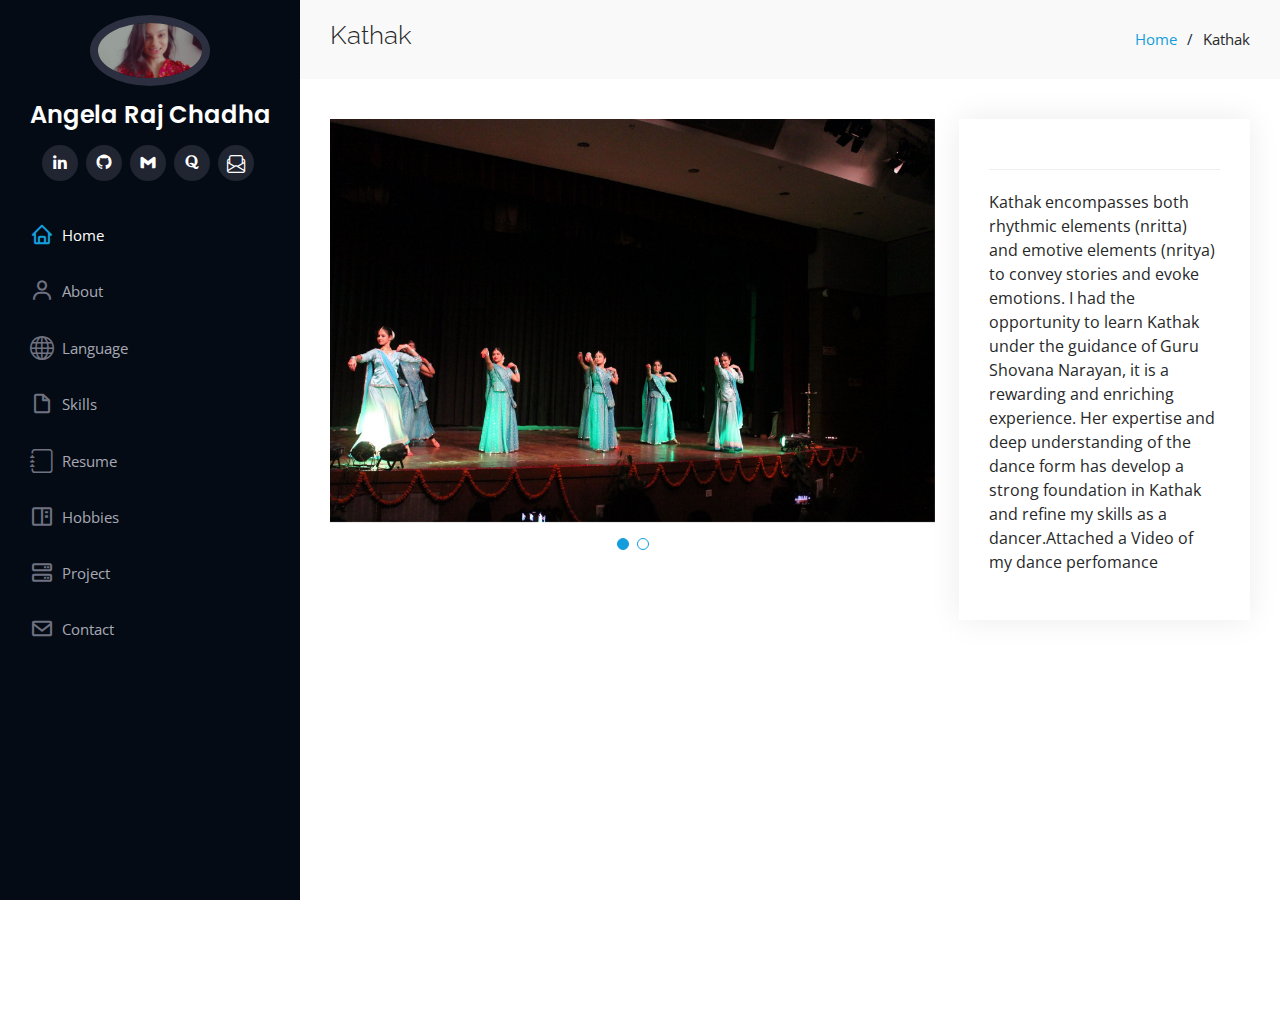
<file: portfolio-details1.html>
<!DOCTYPE html>
<html lang="en">

<head>
  <meta charset="utf-8">
  <meta content="width=device-width, initial-scale=1.0" name="viewport">

  <title>Angela Raj Chadha- Resume</title>
  <meta content="" name="description">
  <meta content="" name="keywords">


  <!-- Google Fonts -->
  <link href="https://fonts.googleapis.com/css?family=Open+Sans:300,300i,400,400i,600,600i,700,700i|Raleway:300,300i,400,400i,500,500i,600,600i,700,700i|Poppins:300,300i,400,400i,500,500i,600,600i,700,700i" rel="stylesheet">

  <!-- Vendor CSS Files -->
  <link href="assets/vendor/aos/aos.css" rel="stylesheet">
  <link href="assets/vendor/bootstrap/css/bootstrap.min.css" rel="stylesheet">
  <link href="assets/vendor/bootstrap-icons/bootstrap-icons.css" rel="stylesheet">
  <link href="assets/vendor/boxicons/css/boxicons.min.css" rel="stylesheet">
  <link href="assets/vendor/glightbox/css/glightbox.min.css" rel="stylesheet">
  <link href="assets/vendor/swiper/swiper-bundle.min.css" rel="stylesheet">

  <!-- Template Main CSS File -->
  <link href="assets/css/style.css" rel="stylesheet">


</head>

<body>

  <!-- ======= Mobile nav toggle button ======= -->
  <i class="bi bi-list mobile-nav-toggle d-xl-none"></i>

  <!-- ======= Header ======= -->
  <header id="header">
    <div class="d-flex flex-column">

      <div class="profile">
        <img src="assets/img/pic.jpg" alt="" class="img-fluid rounded-circle">
        <h1 class="text-light"><a href="index.html">Angela Raj Chadha</a></h1>
        <div class="social-links mt-3 text-center">
          <a href="https://www.linkedin.com/in/angelarajchadha2002/" class="linkedin"><i class="bx bxl-linkedin"></i></a>
          <a href="https://github.com/Angelarajchadha" class="github"><i class="bx bxl-github"></i></a>
          <a href="www.angelarajchadha@gmail.com" class="email"><i class="bx bxl-gmail"></i></a>
          <a href="https://www.quora.com/profile/Angela-Raj-Chadha" class="quora"><i class="bx bxl-quora"></i></a>
          <a href="https://drive.google.com/file/d/1UGGrlIzdGzN6nWMmO3cCzt91XIk5khpp/view?usp=sharing" class="resumes"><i class="bx bi-envelope-paper"></i></a>
        </div>
      </div>

      <nav id="navbar" class="nav-menu navbar">
        <ul>
          <li><a href="#hero" class="nav-link scrollto active"><i class="bx bx-home"></i> <span>Home</span></a></li>
          <li><a href="#about" class="nav-link scrollto"><i class="bx bx-user"></i> <span>About</span></a></li>
          <li><a href="#lang" class="nav-link scrollto"><i class="bx bi-globe"></i> <span>Language</span></a></li>
          <li><a href="#skills" class="nav-link scrollto"><i class="bx bx-file-blank"></i> <span>Skills</span></a></li>
          <li><a href="#resume" class="nav-link scrollto"><i class="bx bi-journal"></i> <span>Resume</span></a></li>
          <li><a href="#portfolio" class="nav-link scrollto"><i class="bx bx-book-content"></i> <span>Hobbies</span></a></li>
          <li><a href="#services" class="nav-link scrollto"><i class="bx bx-server"></i> <span>Project</span></a></li>
          <li><a href="#contact" class="nav-link scrollto"><i class="bx bx-envelope"></i> <span>Contact</span></a></li>
        </ul>
      </nav><!-- .nav-menu -->
    </div>
  </header><!-- End Header -->

  <main id="main">

    <!-- ======= Breadcrumbs ======= -->
    <section id="breadcrumbs" class="breadcrumbs">
      <div class="container">

        <div class="d-flex justify-content-between align-items-center">
          <h2>Kathak</h2>
          <ol>
            <li><a href="index.html">Home</a></li>
            <li>Kathak</li>
          </ol>
        </div>

      </div>
    </section><!-- End Breadcrumbs -->

    <!-- ======= Portfolio Details Section ======= -->
    <section id="portfolio-details" class="portfolio-details">
      <div class="container">

        <div class="row gy-4">

          <div class="col-lg-8">
            <div class="portfolio-details-slider swiper">
              <div class="swiper-wrapper align-items-center">

                <div class="swiper-slide">
                  <img src="assets/img/portfolio/portfolio-details-10.jpg" alt="">
                </div>

                <div class="swiper-slide">
                  <img src="assets/img/portfolio/portfolio-details-11.jpg" alt="">
                </div>

                

              </div>
              <div class="swiper-pagination"></div>
            </div>
          </div>

          <div class="col-lg-4">
            <div class="portfolio-info">
              <h3></h3>
              <p>Kathak encompasses both rhythmic elements (nritta) and emotive elements (nritya) to convey stories and evoke emotions.
                I had the opportunity to learn Kathak under the guidance of Guru Shovana Narayan, it is a rewarding and enriching 
                experience. Her expertise and deep understanding of the dance form has develop a strong foundation in Kathak and
                 refine my skills as a dancer.Attached a Video of my dance perfomance</p>
            </div>
          </div>
        </div>

        <iframe width="1000" height="330" src="https://www.youtube.com/embed/249ZBtWrmmo" title="YouTube video player" frameborder="0" allow="accelerometer; autoplay; clipboard-write; encrypted-media; gyroscope; picture-in-picture; web-share" allowfullscreen></iframe>
      </div>

        </div>

      </div>
    </section><!-- End Portfolio Details Section -->

  </main><!-- End #main -->

  <!-- ======= Footer ======= -->
  <footer id="footer">
    <div class="container">
    </div>
  </footer><!-- End  Footer -->

  <a href="#" class="back-to-top d-flex align-items-center justify-content-center"><i class="bi bi-arrow-up-short"></i></a>

  <!-- Vendor JS Files -->
  <script src="assets/vendor/purecounter/purecounter_vanilla.js"></script>
  <script src="assets/vendor/aos/aos.js"></script>
  <script src="assets/vendor/bootstrap/js/bootstrap.bundle.min.js"></script>
  <script src="assets/vendor/glightbox/js/glightbox.min.js"></script>
  <script src="assets/vendor/isotope-layout/isotope.pkgd.min.js"></script>
  <script src="assets/vendor/swiper/swiper-bundle.min.js"></script>
  <script src="assets/vendor/typed.js/typed.umd.js"></script>
  <script src="assets/vendor/waypoints/noframework.waypoints.js"></script>
  <script src="assets/vendor/php-email-form/validate.js"></script>

  <!-- Template Main JS File -->
  <script src="assets/js/main.js"></script>

</body>

</html>
</file>
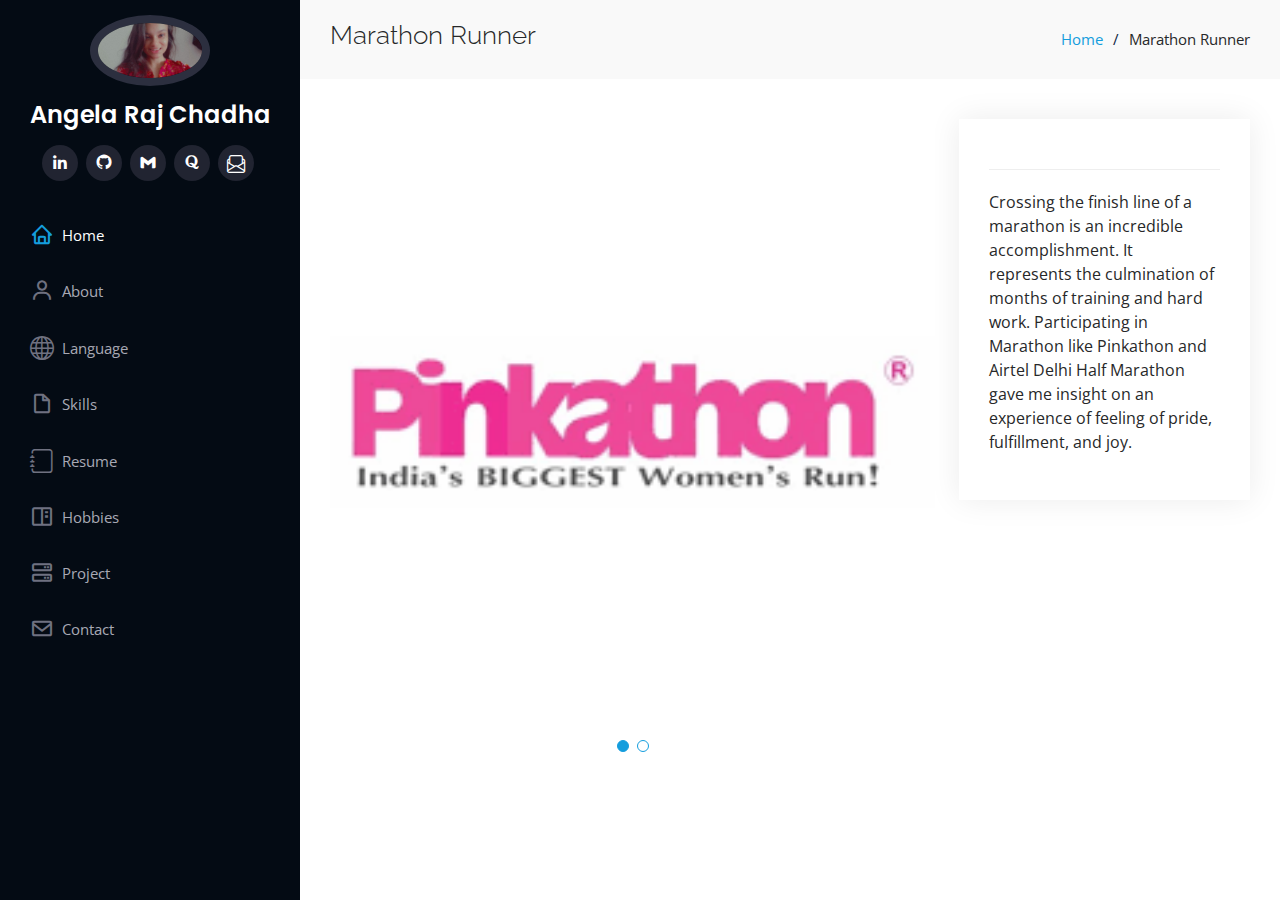
<file: portfolio-details2.html>
<!DOCTYPE html>
<html lang="en">

<head>
  <meta charset="utf-8">
  <meta content="width=device-width, initial-scale=1.0" name="viewport">

  <title>Angela Raj Chadha- Resume</title>
  <meta content="" name="description">
  <meta content="" name="keywords">


  <!-- Google Fonts -->
  <link href="https://fonts.googleapis.com/css?family=Open+Sans:300,300i,400,400i,600,600i,700,700i|Raleway:300,300i,400,400i,500,500i,600,600i,700,700i|Poppins:300,300i,400,400i,500,500i,600,600i,700,700i" rel="stylesheet">

  <!-- Vendor CSS Files -->
  <link href="assets/vendor/aos/aos.css" rel="stylesheet">
  <link href="assets/vendor/bootstrap/css/bootstrap.min.css" rel="stylesheet">
  <link href="assets/vendor/bootstrap-icons/bootstrap-icons.css" rel="stylesheet">
  <link href="assets/vendor/boxicons/css/boxicons.min.css" rel="stylesheet">
  <link href="assets/vendor/glightbox/css/glightbox.min.css" rel="stylesheet">
  <link href="assets/vendor/swiper/swiper-bundle.min.css" rel="stylesheet">

  <!-- Template Main CSS File -->
  <link href="assets/css/style.css" rel="stylesheet">


</head>

<body>

  <!-- ======= Mobile nav toggle button ======= -->
  <i class="bi bi-list mobile-nav-toggle d-xl-none"></i>

  <!-- ======= Header ======= -->
  <header id="header">
    <div class="d-flex flex-column">

      <div class="profile">
        <img src="assets/img/pic.jpg" alt="" class="img-fluid rounded-circle">
        <h1 class="text-light"><a href="index.html">Angela Raj Chadha</a></h1>
        <div class="social-links mt-3 text-center">
          <a href="https://www.linkedin.com/in/angelarajchadha2002/" class="linkedin"><i class="bx bxl-linkedin"></i></a>
          <a href="https://github.com/Angelarajchadha" class="github"><i class="bx bxl-github"></i></a>
          <a href="www.angelarajchadha@gmail.com" class="email"><i class="bx bxl-gmail"></i></a>
          <a href="https://www.quora.com/profile/Angela-Raj-Chadha" class="quora"><i class="bx bxl-quora"></i></a>
          <a href="https://drive.google.com/file/d/1UGGrlIzdGzN6nWMmO3cCzt91XIk5khpp/view?usp=sharing" class="resumes"><i class="bx bi-envelope-paper"></i></a>
        </div>
      </div>

      <nav id="navbar" class="nav-menu navbar">
        <ul>
          <li><a href="#hero" class="nav-link scrollto active"><i class="bx bx-home"></i> <span>Home</span></a></li>
          <li><a href="#about" class="nav-link scrollto"><i class="bx bx-user"></i> <span>About</span></a></li>
          <li><a href="#lang" class="nav-link scrollto"><i class="bx bi-globe"></i> <span>Language</span></a></li>
          <li><a href="#skills" class="nav-link scrollto"><i class="bx bx-file-blank"></i> <span>Skills</span></a></li>
          <li><a href="#resume" class="nav-link scrollto"><i class="bx bi-journal"></i> <span>Resume</span></a></li>
          <li><a href="#portfolio" class="nav-link scrollto"><i class="bx bx-book-content"></i> <span>Hobbies</span></a></li>
          <li><a href="#services" class="nav-link scrollto"><i class="bx bx-server"></i> <span>Project</span></a></li>
          <li><a href="#contact" class="nav-link scrollto"><i class="bx bx-envelope"></i> <span>Contact</span></a></li>
        </ul>
      </nav><!-- .nav-menu -->
    </div>
  </header><!-- End Header -->

  <main id="main">

    <!-- ======= Breadcrumbs ======= -->
    <section id="breadcrumbs" class="breadcrumbs">
      <div class="container">

        <div class="d-flex justify-content-between align-items-center">
          <h2>Marathon Runner</h2>
          <ol>
            <li><a href="index.html">Home</a></li>
            <li>Marathon Runner</li>
          </ol>
        </div>

      </div>
    </section><!-- End Breadcrumbs -->

    <!-- ======= Portfolio Details Section ======= -->
    <section id="portfolio-details" class="portfolio-details">
      <div class="container">

        <div class="row gy-4">

          <div class="col-lg-8">
            <div class="portfolio-details-slider swiper">
              <div class="swiper-wrapper align-items-center">

                <div class="swiper-slide">
                  <img src="assets/img/portfolio/portfolio-details-12.jpg" alt="">
                </div>

                <div class="swiper-slide">
                  <img src="assets/img/portfolio/portfolio-details-13.jpg" alt="">
                </div>

                

              </div>
              <div class="swiper-pagination"></div>
            </div>
          </div>

          <div class="col-lg-4">
            <div class="portfolio-info">
              <h3></h3>
              <p>Crossing the finish line of a marathon is an incredible accomplishment. It represents the culmination of months of training and hard work. 
                Participating in Marathon like Pinkathon and Airtel Delhi Half Marathon gave me insight on an experience of  feeling of pride, fulfillment, and joy. 
              </p>
            </div>
          </div>

        </div>

      </div>
    </section><!-- End Portfolio Details Section -->

  </main><!-- End #main -->

  <!-- ======= Footer ======= -->
  <footer id="footer">
    <div class="container">
    </div>
  </footer><!-- End  Footer -->

  <a href="#" class="back-to-top d-flex align-items-center justify-content-center"><i class="bi bi-arrow-up-short"></i></a>

  <!-- Vendor JS Files -->
  <script src="assets/vendor/purecounter/purecounter_vanilla.js"></script>
  <script src="assets/vendor/aos/aos.js"></script>
  <script src="assets/vendor/bootstrap/js/bootstrap.bundle.min.js"></script>
  <script src="assets/vendor/glightbox/js/glightbox.min.js"></script>
  <script src="assets/vendor/isotope-layout/isotope.pkgd.min.js"></script>
  <script src="assets/vendor/swiper/swiper-bundle.min.js"></script>
  <script src="assets/vendor/typed.js/typed.umd.js"></script>
  <script src="assets/vendor/waypoints/noframework.waypoints.js"></script>
  <script src="assets/vendor/php-email-form/validate.js"></script>

  <!-- Template Main JS File -->
  <script src="assets/js/main.js"></script>

</body>

</html>
</file>
<file: assets/css/style.css>
/**
* Template Name: iPortfolio
* Updated: May 30 2023 with Bootstrap v5.3.0
* Template URL: https://bootstrapmade.com/iportfolio-bootstrap-portfolio-websites-template/
* Author: BootstrapMade.com
* License: https://bootstrapmade.com/license/
*/

/*--------------------------------------------------------------
# General
--------------------------------------------------------------*/
body {
  font-family: "Open Sans", sans-serif;
  color: #272829;
}

a {
  color: #149ddd;
  text-decoration: none;
}

a:hover {
  color: #37b3ed;
  text-decoration: none;
}

h1,
h2,
h3,
h4,
h5,
h6 {
  font-family: "Raleway", sans-serif;
}

/*--------------------------------------------------------------
# Back to top button
--------------------------------------------------------------*/
.back-to-top {
  position: fixed;
  visibility: hidden;
  opacity: 0;
  right: 15px;
  bottom: 15px;
  z-index: 996;
  background: #149ddd;
  width: 40px;
  height: 40px;
  border-radius: 50px;
  transition: all 0.4s;
}

.back-to-top i {
  font-size: 28px;
  color: #fff;
  line-height: 0;
}

.back-to-top:hover {
  background: #2eafec;
  color: #fff;
}

.back-to-top.active {
  visibility: visible;
  opacity: 1;
}

/*--------------------------------------------------------------
# Header
--------------------------------------------------------------*/
#header {
  position: fixed;
  top: 0;
  left: 0;
  bottom: 0;
  width: 300px;
  transition: all ease-in-out 0.5s;
  z-index: 9997;
  transition: all 0.5s;
  padding: 0 15px;
  background: #040b14;
  overflow-y: auto;
}

#header .profile img {
  margin: 15px auto;
  display: block;
  width: 120px;
  border: 8px solid #2c2f3f;
}

#header .profile h1 {
  font-size: 24px;
  margin: 0;
  padding: 0;
  font-weight: 600;
  -moz-text-align-last: center;
  text-align-last: center;
  font-family: "Poppins", sans-serif;
}

#header .profile h1 a,
#header .profile h1 a:hover {
  color: #fff;
  text-decoration: none;
}

#header .profile .social-links a {
  font-size: 18px;
  display: inline-block;
  background: #212431;
  color: #fff;
  line-height: 1;
  padding: 8px 0;
  margin-right: 4px;
  border-radius: 50%;
  text-align: center;
  width: 36px;
  height: 36px;
  transition: 0.3s;
}

#header .profile .social-links a:hover {
  background: #149ddd;
  color: #fff;
  text-decoration: none;
}

#main {
  margin-left: 300px;
}

.container,
.container-fluid {
  padding-left: 30px;
  padding-right: 30px;
}

@media (max-width: 1199px) {
  #header {
    left: -300px;
  }

  #main {
    margin-left: 0;
  }

  .container,
  .container-fluid {
    padding-left: 12px;
    padding-right: 12px;
  }
}

/*--------------------------------------------------------------
# Navigation Menu
--------------------------------------------------------------*/
/* Desktop Navigation */
.nav-menu {
  padding: 30px 0 0 0;
}

.nav-menu * {
  margin: 0;
  padding: 0;
  list-style: none;
}

.nav-menu>ul>li {
  position: relative;
  white-space: nowrap;
}

.nav-menu a,
.nav-menu a:focus {
  display: flex;
  align-items: center;
  color: #a8a9b4;
  padding: 12px 15px;
  margin-bottom: 8px;
  transition: 0.3s;
  font-size: 15px;
}

.nav-menu a i,
.nav-menu a:focus i {
  font-size: 24px;
  padding-right: 8px;
  color: #6f7180;
}

.nav-menu a:hover,
.nav-menu .active,
.nav-menu .active:focus,
.nav-menu li:hover>a {
  text-decoration: none;
  color: #fff;
}

.nav-menu a:hover i,
.nav-menu .active i,
.nav-menu .active:focus i,
.nav-menu li:hover>a i {
  color: #149ddd;
}

/* Mobile Navigation */
.mobile-nav-toggle {
  position: fixed;
  right: 15px;
  top: 15px;
  z-index: 9998;
  border: 0;
  font-size: 24px;
  transition: all 0.4s;
  outline: none !important;
  background-color: #149ddd;
  color: #fff;
  width: 40px;
  height: 40px;
  display: inline-flex;
  align-items: center;
  justify-content: center;
  line-height: 0;
  border-radius: 50px;
  cursor: pointer;
}

.mobile-nav-active {
  overflow: hidden;
}

.mobile-nav-active #header {
  left: 0;
}

/*--------------------------------------------------------------
# Hero Section
--------------------------------------------------------------*/
#hero {
  width: 100%;
  height: 100vh;
  background: url("../img/bg.jpg") top center;
  background-size: cover;
}

#hero:before {
  content: "";
  background: rgba(5, 13, 24, 0.3);
  position: absolute;
  bottom: 0;
  top: 0;
  left: 0;
  right: 0;
  z-index: 1;
}

#hero .hero-container {
  position: relative;
  z-index: 2;
  min-width: 300px;
}

#hero h1 {
  margin: 0 0 10px 0;
  font-size: 64px;
  font-weight: 700;
  line-height: 56px;
  color: #fff;
}

#hero p {
  color: #fff;
  margin-bottom: 50px;
  font-size: 26px;
  font-family: "Poppins", sans-serif;
}

#hero p span {
  color: #fff;
  padding-bottom: 4px;
  letter-spacing: 1px;
  border-bottom: 3px solid #149ddd;
}

@media (min-width: 1024px) {
  #hero {
    background-attachment: fixed;
  }
}

@media (max-width: 768px) {
  #hero h1 {
    font-size: 28px;
    line-height: 36px;
  }

  #hero h2 {
    font-size: 18px;
    line-height: 24px;
    margin-bottom: 30px;
  }
}

/*--------------------------------------------------------------
# Sections General
--------------------------------------------------------------*/
section {
  padding: 60px 0;
  overflow: hidden;
}

.section-bg {
  background: #f5f8fd;
}


.section-title {
  padding-bottom: 30px;
}

.section-title h2 {
  font-size: 32px;
  font-weight: bold;
  margin-bottom: 20px;
  padding-bottom: 20px;
  position: relative;
  color: #173b6c;
}

.section-title h2::after {
  content: "";
  position: absolute;
  display: block;
  width: 50px;
  height: 3px;
  background: #149ddd;
  bottom: 0;
  left: 0;
}

.section-title p {
  margin-bottom: 0;
}

/*--------------------------------------------------------------
# About
--------------------------------------------------------------*/
.about .content h3 {
  font-weight: 700;
  font-size: 26px;
  color: #173b6c;
}

.about .content ul {
  list-style: none;
  padding: 0;
}

.about .content ul li {
  margin-bottom: 20px;
  display: flex;
  align-items: center;
}

.about .content ul strong {
  margin-right: 10px;
}

.about .content ul i {
  font-size: 16px;
  margin-right: 5px;
  color: #149ddd;
  line-height: 0;
}

.about .content p:last-child {
  margin-bottom: 0;
}

/*--------------------------------------------------------------
# Facts
--------------------------------------------------------------*/
.facts {
  padding-bottom: 30px;
}

.facts .count-box {
  padding: 30px;
  width: 100%;
}

.facts .count-box1 {
  padding: 12px;
  width: 100%;
}

.facts .count-box i {
  display: block;
  font-size: 44px;
  color: #149ddd;
  float: left;
  line-height: 0;
}

.facts .count-box1 i {
  display: block;
  font-size: 44px;
  color: #149ddd;
  float: left;
  line-height: 0;
}

.facts .count-box span {
  font-size: 48px;
  line-height: 40px;
  display: block;
  font-weight: 700;
  color: #050d18;
  margin-left: 60px;
}

.facts .count-box1 span {
  font-size: 25px;
  line-height: 40px;
  display: block;
  font-weight: 700;
  color: #050d18;
  margin-left: 60px;
}

.facts .count-box p {
  padding: 15px 0 0 0;
  margin: 0 0 0 60px;
  font-family: "Raleway", sans-serif;
  font-size: 14px;
  color: #122f57;
}

.facts .count-box a {
  font-weight: 600;
  display: block;
  margin-top: 20px;
  color: #122f57;
  font-size: 15px;
  font-family: "Poppins", sans-serif;
  transition: ease-in-out 0.3s;
}

.facts .count-box a:hover {
  color: #1f5297;
}

/*--------------------------------------------------------------
# Akills
--------------------------------------------------------------*/
.skills .progress {
  height: 60px;
  display: block;
  background: none;
  border-radius: 0;
}

.skills .progress .skill {
  padding: 0;
  margin: 0 0 6px 0;
  text-transform: uppercase;
  display: block;
  font-weight: 600;
  font-family: "Poppins", sans-serif;
  color: #050d18;
}

.skills .progress .skill .val {
  float: right;
  font-style: normal;
}

.skills .progress-bar-wrap {
  background: #dce8f8;
  height: 10px;
}

.skills .progress-bar {
  width: 1px;
  height: 10px;
  transition: 0.9s;
  background-color: #149ddd;
}

/*--------------------------------------------------------------
# Resume
--------------------------------------------------------------*/
.resume .resume-title {
  font-size: 26px;
  font-weight: 700;
  margin-top: 20px;
  margin-bottom: 20px;
  color: #050d18;
}

.resume .resume-item {
  padding: 0 0 20px 20px;
  margin-top: -2px;
  border-left: 2px solid #1f5297;
  position: relative;
}

.resume .resume-item h4 {
  line-height: 18px;
  font-size: 18px;
  font-weight: 600;
  text-transform: uppercase;
  font-family: "Poppins", sans-serif;
  color: #050d18;
  margin-bottom: 10px;
}

.resume .resume-item h5 {
  font-size: 16px;
  background: #e4edf9;
  padding: 5px 15px;
  display: inline-block;
  font-weight: 600;
  margin-bottom: 10px;
}

.resume .resume-item ul {
  padding-left: 20px;
}

.resume .resume-item ul li {
  padding-bottom: 10px;
}

.resume .resume-item:last-child {
  padding-bottom: 0;
}

.resume .resume-item::before {
  content: "";
  position: absolute;
  width: 16px;
  height: 16px;
  border-radius: 50px;
  left: -9px;
  top: 0;
  background: #fff;
  border: 2px solid #1f5297;
}

/*--------------------------------------------------------------
# Portfolio
--------------------------------------------------------------*/
.portfolio .portfolio-item {
  margin-bottom: 30px;
}

.portfolio #portfolio-flters {
  padding: 0;
  margin: 0 auto 35px auto;
  list-style: none;
  text-align: center;
  background: #fff;
  border-radius: 50px;
  padding: 2px 15px;
}

.portfolio #portfolio-flters li {
  cursor: pointer;
  display: inline-block;
  padding: 10px 15px 8px 15px;
  font-size: 14px;
  font-weight: 600;
  line-height: 1;
  text-transform: uppercase;
  color: #272829;
  margin-bottom: 5px;
  transition: all 0.3s ease-in-out;
}

.portfolio #portfolio-flters li:hover,
.portfolio #portfolio-flters li.filter-active {
  color: #149ddd;
}

.portfolio #portfolio-flters li:last-child {
  margin-right: 0;
}

.portfolio .portfolio-wrap {
  transition: 0.3s;
  position: relative;
  overflow: hidden;
  z-index: 1;
}

.portfolio .portfolio-wrap::before {
  content: "";
  background: rgba(255, 255, 255, 0.5);
  position: absolute;
  left: 0;
  right: 0;
  top: 0;
  bottom: 0;
  transition: all ease-in-out 0.3s;
  z-index: 2;
  opacity: 0;
}

.portfolio .portfolio-wrap .portfolio-links {
  opacity: 1;
  left: 0;
  right: 0;
  bottom: -60px;
  z-index: 3;
  position: absolute;
  transition: all ease-in-out 0.3s;
  display: flex;
  justify-content: center;
}

.portfolio .portfolio-wrap .portfolio-links a {
  color: #fff;
  font-size: 28px;
  text-align: center;
  background: rgba(20, 157, 221, 0.75);
  transition: 0.3s;
  width: 50%;
}

.portfolio .portfolio-wrap .portfolio-links a:hover {
  background: rgba(20, 157, 221, 0.95);
}

.portfolio .portfolio-wrap .portfolio-links a+a {
  border-left: 1px solid #37b3ed;
}

.portfolio .portfolio-wrap:hover::before {
  top: 0;
  left: 0;
  right: 0;
  bottom: 0;
  opacity: 1;
}

.portfolio .portfolio-wrap:hover .portfolio-links {
  opacity: 1;
  bottom: 0;
}

/*--------------------------------------------------------------
# Portfolio Details
--------------------------------------------------------------*/
.portfolio-details {
  padding-top: 40px;
}

.portfolio-details .portfolio-details-slider img {
  width: 100%;
}

.portfolio-details .portfolio-details-slider .swiper-pagination {
  margin-top: 20px;
  position: relative;
}

.portfolio-details .portfolio-details-slider .swiper-pagination .swiper-pagination-bullet {
  width: 12px;
  height: 12px;
  background-color: #fff;
  opacity: 1;
  border: 1px solid #149ddd;
}

.portfolio-details .portfolio-details-slider .swiper-pagination .swiper-pagination-bullet-active {
  background-color: #149ddd;
}

.portfolio-details .portfolio-info {
  padding: 30px;
  box-shadow: 0px 0 30px rgba(5, 13, 24, 0.08);
}

.portfolio-details .portfolio-info h3 {
  font-size: 22px;
  font-weight: 700;
  margin-bottom: 20px;
  padding-bottom: 20px;
  border-bottom: 1px solid #eee;
}

.portfolio-details .portfolio-info ul {
  list-style: none;
  padding: 0;
  font-size: 15px;
}

.portfolio-details .portfolio-info ul li+li {
  margin-top: 10px;
}

.portfolio-details .portfolio-description {
  padding-top: 30px;
}

.portfolio-details .portfolio-description h2 {
  font-size: 26px;
  font-weight: 700;
  margin-bottom: 20px;
}

.portfolio-details .portfolio-description p {
  padding: 0;
}

/*--------------------------------------------------------------
# Services
--------------------------------------------------------------*/
.services .icon-box {
  margin-bottom: 20px;
}

.services .icon {
  float: left;
  display: flex;
  align-items: center;
  justify-content: center;
  width: 54px;
  height: 54px;
  background: #149ddd;
  border-radius: 50%;
  transition: 0.5s;
  border: 1px solid #149ddd;
}

.services .icon i {
  color: #fff;
  font-size: 24px;
  line-height: 0;
}

.services .icon-box:hover .icon {
  background: #fff;
}

.services .icon-box:hover .icon i {
  color: #149ddd;
}

.services .title {
  margin-left: 80px;
  font-weight: 700;
  margin-bottom: 15px;
  font-size: 18px;
}

.services .title a {
  color: #343a40;
}

.services .title a:hover {
  color: #149ddd;
}

.services .description {
  margin-left: 80px;
  line-height: 24px;
  font-size: 14px;
}

/*--------------------------------------------------------------
# Testimonials
--------------------------------------------------------------*/
.testimonials .testimonials-carousel,
.testimonials .testimonials-slider {
  overflow: hidden;
}

.testimonials .testimonial-item {
  box-sizing: content-box;
  text-align: center;
  min-height: 320px;
}

.testimonials .testimonial-item .testimonial-img {
  width: 90px;
  border-radius: 50%;
  margin: 0 auto;
}

.testimonials .testimonial-item h3 {
  font-size: 18px;
  font-weight: bold;
  margin: 10px 0 5px 0;
  color: #111;
}

.testimonials .testimonial-item h4 {
  font-size: 14px;
  color: #999;
  margin: 0;
}

.testimonials .testimonial-item .quote-icon-left,
.testimonials .testimonial-item .quote-icon-right {
  color: #c3e8fa;
  font-size: 26px;
}

.testimonials .testimonial-item .quote-icon-left {
  display: inline-block;
  left: -5px;
  position: relative;
}

.testimonials .testimonial-item .quote-icon-right {
  display: inline-block;
  right: -5px;
  position: relative;
  top: 10px;
}

.testimonials .testimonial-item p {
  font-style: italic;
  margin: 0 15px 15px 15px;
  padding: 20px;
  background: #fff;
  position: relative;
  margin-bottom: 35px;
  border-radius: 6px;
  box-shadow: 0px 2px 15px rgba(0, 0, 0, 0.1);
}

.testimonials .testimonial-item p::after {
  content: "";
  width: 0;
  height: 0;
  border-top: 20px solid #fff;
  border-right: 20px solid transparent;
  border-left: 20px solid transparent;
  position: absolute;
  bottom: -20px;
  left: calc(50% - 20px);
}

.testimonials .swiper-pagination {
  margin-top: 20px;
  position: relative;
}

.testimonials .swiper-pagination .swiper-pagination-bullet {
  width: 12px;
  height: 12px;
  background-color: #fff;
  opacity: 1;
  border: 1px solid #149ddd;
}

.testimonials .swiper-pagination .swiper-pagination-bullet-active {
  background-color: #149ddd;
}

/*--------------------------------------------------------------
# Contact
--------------------------------------------------------------*/
.contact {
  padding-bottom: 130px;
}

.contact .info {
  padding: 30px;
  background: #fff;
  width: 100%;
  box-shadow: 0 0 24px 0 rgba(0, 0, 0, 0.12);
}

.contact .info i {
  font-size: 20px;
  color: #149ddd;
  float: left;
  width: 44px;
  height: 44px;
  background: #dff3fc;
  display: flex;
  justify-content: center;
  align-items: center;
  border-radius: 50px;
  transition: all 0.3s ease-in-out;
}

.contact .info h4 {
  padding: 0 0 0 60px;
  font-size: 22px;
  font-weight: 600;
  margin-bottom: 5px;
  color: #050d18;
}

.contact .info p {
  padding: 0 0 10px 60px;
  margin-bottom: 20px;
  font-size: 14px;
  color: #173b6c;
}

.contact .info .email p {
  padding-top: 5px;
}

.contact .info .social-links {
  padding-left: 60px;
}

.contact .info .social-links a {
  font-size: 18px;
  display: inline-block;
  background: #333;
  color: #fff;
  line-height: 1;
  padding: 8px 0;
  border-radius: 50%;
  text-align: center;
  width: 36px;
  height: 36px;
  transition: 0.3s;
  margin-right: 10px;
}

.contact .info .social-links a:hover {
  background: #149ddd;
  color: #fff;
}

.contact .info .email:hover i,
.contact .info .address:hover i,
.contact .info .phone:hover i {
  background: #149ddd;
  color: #fff;
}

.contact .php-email-form {
  width: 100%;
  padding: 30px;
  background: #fff;
  box-shadow: 0 0 24px 0 rgba(0, 0, 0, 0.12);
}

.contact .php-email-form .form-group {
  padding-bottom: 8px;
}

.contact .php-email-form .validate {
  display: none;
  color: red;
  margin: 0 0 15px 0;
  font-weight: 400;
  font-size: 13px;
}

.contact .php-email-form .error-message {
  display: none;
  color: #fff;
  background: #ed3c0d;
  text-align: left;
  padding: 15px;
  font-weight: 600;
}

.contact .php-email-form .error-message br+br {
  margin-top: 25px;
}

.contact .php-email-form .sent-message {
  display: none;
  color: #fff;
  background: #18d26e;
  text-align: center;
  padding: 15px;
  font-weight: 600;
}

.contact .php-email-form .loading {
  display: none;
  background: #fff;
  text-align: center;
  padding: 15px;
}

.contact .php-email-form .loading:before {
  content: "";
  display: inline-block;
  border-radius: 50%;
  width: 24px;
  height: 24px;
  margin: 0 10px -6px 0;
  border: 3px solid #18d26e;
  border-top-color: #eee;
  animation: animate-loading 1s linear infinite;
}

.contact .php-email-form .form-group {
  margin-bottom: 15px;
}

.contact .php-email-form label {
  padding-bottom: 8px;
}

.contact .php-email-form input,
.contact .php-email-form textarea {
  border-radius: 0;
  box-shadow: none;
  font-size: 14px;
}

.contact .php-email-form input {
  height: 44px;
}

.contact .php-email-form textarea {
  padding: 10px 15px;
}

.contact .php-email-form button[type=submit] {
  background: #149ddd;
  border: 0;
  padding: 10px 24px;
  color: #fff;
  transition: 0.4s;
  border-radius: 4px;
}

.contact .php-email-form button[type=submit]:hover {
  background: #37b3ed;
}

@keyframes animate-loading {
  0% {
    transform: rotate(0deg);
  }

  100% {
    transform: rotate(360deg);
  }
}

/*--------------------------------------------------------------
# Breadcrumbs
--------------------------------------------------------------*/
.breadcrumbs {
  padding: 20px 0;
  background: #f9f9f9;
}

.breadcrumbs h2 {
  font-size: 26px;
  font-weight: 300;
}

.breadcrumbs ol {
  display: flex;
  flex-wrap: wrap;
  list-style: none;
  padding: 0;
  margin: 0;
  font-size: 15px;
}

.breadcrumbs ol li+li {
  padding-left: 10px;
}

.breadcrumbs ol li+li::before {
  display: inline-block;
  padding-right: 10px;
  color: #0e2442;
  content: "/";
}

@media (max-width: 768px) {
  .breadcrumbs .d-flex {
    display: block !important;
  }

  .breadcrumbs ol {
    display: block;
  }

  .breadcrumbs ol li {
    display: inline-block;
  }
}
/*--------------------------------------------------------------
# Services
--------------------------------------------------------------*/
.service-box {
  background-color: #fff;
  padding: 2.5rem 1.3rem;
  border-radius: 1rem;
  margin-bottom: 3rem;
  text-align: center;
}

.service-box:hover .ico-circle {
  transition: all 500ms ease;
  color: #fff;
  background-color: #0078ff;
  box-shadow: 0 0 0 10px #cde1f8;
}

.service-box .service-ico {
  margin-bottom: 1rem;
  color: #1e1e1e;
}

.service-box .ico-circle {
  transition: all 500ms ease;
  display: inline-flex;
  align-items: center;
  justify-content: center;
}

.service-box .ico-circle i {
  line-height: 0;
  font-size: 40px;
}

.service-box .s-title {
  font-size: 1.4rem;
  text-transform: uppercase;
  text-align: center;
  padding: 0.4rem 0;
}

.service-box .s-description {
  color: #4e4e4e;
}

/*--------------------------------------------------------------
# Footer
--------------------------------------------------------------*/
#footer {
  padding: 15px;
  color: #f4f6fd;
  font-size: 14px;
  position: fixed;
  left: 0;
  bottom: 0;
  width: 300px;
  z-index: 9999;
  background: #040b14;
}

#footer .copyright {
  text-align: center;
}

#footer .credits {
  padding-top: 5px;
  text-align: center;
  font-size: 13px;
  color: #eaebf0;
}

@media (max-width: 1199px) {
  #footer {
    position: static;
    width: auto;
    padding-right: 20px 15px;
  }
}
</file>
